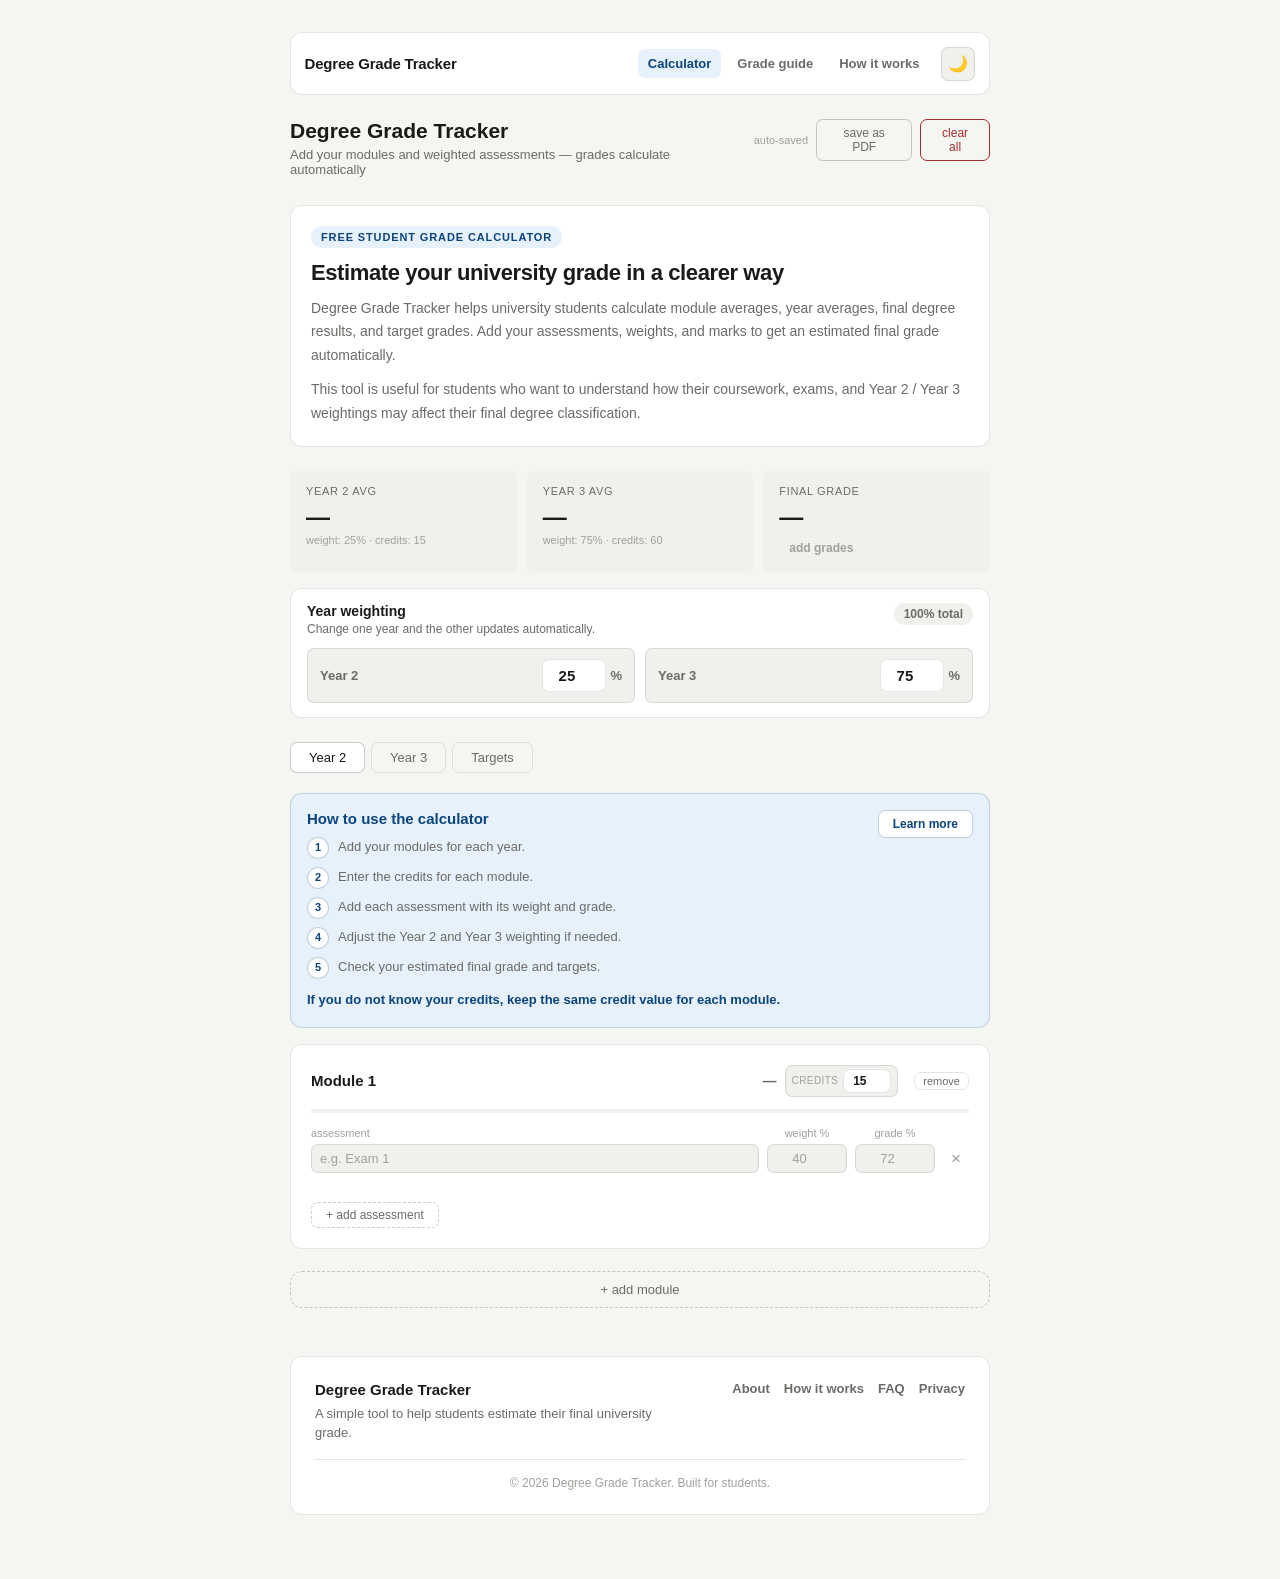
<file: index.html>
<!DOCTYPE html>
<html lang="en">
<head>
  <meta charset="UTF-8" />
  <meta name="viewport" content="width=device-width, initial-scale=1.0" />

  <title>UK University Grade Calculator | Degree Grade Tracker</title>

  <meta
    name="description"
    content="Free UK university grade calculator for students. Calculate module grades, credit-weighted year averages, final degree results, and target grades."
  />

  <meta
    name="keywords"
    content="UK university grade calculator, degree grade calculator, credit weighted average, final degree calculator, module grade calculator, 2:1 calculator, first class calculator"
  />

  <meta name="author" content="Degree Grade Tracker" />

  <link rel="icon" type="image/png" sizes="1000x1000" href="logo.png">
  <link rel="apple-touch-icon" sizes="180x180" href="logo.png">

  <link rel="stylesheet" href="style.css">
</head>

<body>
<div class="container">
<header class="site-header">
  <a class="site-logo" href="index.html">
    Degree Grade Tracker
  </a>

  <div class="site-header-actions">
    <button class="theme-toggle" id="theme-toggle" type="button" aria-label="Toggle dark mode">
      <span id="theme-icon">🌙</span>
    </button>

    <button class="nav-toggle" id="nav-toggle" type="button" aria-label="Open menu" aria-expanded="false">
      <span></span>
      <span></span>
      <span></span>
    </button>
  </div>

  <nav class="site-nav" id="site-nav" aria-label="Main navigation">
    <a href="index.html" class="nav-active">Calculator</a>
    <a href="pages/how-universities-calculate-grades.html">Grade guide</a>
    <a href="pages/how-it-works.html">How it works</a>
  </nav>
</header>
  <div class="top-bar">
    <div class="top-bar-left">
      <h1>Degree Grade Tracker</h1>
      <p class="subtitle">Add your modules and weighted assessments — grades calculate automatically</p>
    </div>

  <div class="save-bar">
    <span class="save-status" id="save-status">auto-saved</span>
    <button class="btn" id="export-pdf-btn">save as PDF</button>
    <button class="btn btn-danger" id="clear-data-btn">clear all</button>
  </div>
  
  </div>
<section class="intro-card">
  <span class="intro-label">Free student grade calculator</span>

  <h2>Estimate your university grade in a clearer way</h2>

  <p>
    Degree Grade Tracker helps university students calculate module averages,
    year averages, final degree results, and target grades. Add your assessments,
    weights, and marks to get an estimated final grade automatically.
  </p>

  <p>
    This tool is useful for students who want to understand how their coursework,
    exams, and Year 2 / Year 3 weightings may affect their final degree classification.
  </p>
</section>
  <div class="metrics">
    <div class="metric">
      <div class="metric-label">Year 2 avg</div>
      <div class="metric-value" id="y2avg">—</div>
      <div class="metric-sub" id="y2weightText">weight: 25%</div>
    </div>

    <div class="metric">
      <div class="metric-label">Year 3 avg</div>
      <div class="metric-value" id="y3avg">—</div>
      <div class="metric-sub" id="y3weightText">weight: 75%</div>
    </div>

    <div class="metric">
      <div class="metric-label">Final grade</div>
      <div class="metric-value" id="final">—</div>
      <div id="cls-badge" class="cls-badge cls-tbd">add grades</div>
    </div>
  </div>

  <div class="weight-card">
    <div class="weight-card-header">
      <div>
        <h2>Year weighting</h2>
        <p>Change one year and the other updates automatically.</p>
      </div>
      <span id="weight-total" class="weight-total">100% total</span>
    </div>

    <div class="weight-controls">
      <label class="weight-control" for="y2weight">
        <span>Year 2</span>
        <div class="weight-input-wrap">
          <input class="year-weight-input" id="y2weight" type="number" min="0" max="100" inputmode="decimal" data-weight-year="y2">
          <span>%</span>
        </div>
      </label>

      <label class="weight-control" for="y3weight">
        <span>Year 3</span>
        <div class="weight-input-wrap">
          <input class="year-weight-input" id="y3weight" type="number" min="0" max="100" inputmode="decimal" data-weight-year="y3">
          <span>%</span>
        </div>
      </label>
    </div>
  </div>

  <div class="tabs">
    <button class="tab active" data-tab="y2">Year 2</button>
    <button class="tab" data-tab="y3">Year 3</button>
    <button class="tab" data-tab="targets">Targets</button>
  </div>


<section class="module-help-card">
  <div class="module-help-content">
    <h2>How to use the calculator</h2>

    <ol class="module-help-steps">
      <li>Add your modules for each year.</li>
      <li>Enter the credits for each module.</li>
      <li>Add each assessment with its weight and grade.</li>
      <li>Adjust the Year 2 and Year 3 weighting if needed.</li>
      <li>Check your estimated final grade and targets.</li>
    </ol>

    <p class="module-help-note">
      If you do not know your credits, keep the same credit value for each module.
    </p>
  </div>

  <a class="btn video-help-btn" href="pages/how-it-works.html">
    Learn more
  </a>
</section>

  <div id="tab-y2" class="year-panel active"></div>
  <div id="tab-y3" class="year-panel"></div>

  <div id="tab-targets" class="year-panel">
    <div class="card">
      <div id="targets-content"></div>
    </div>
  </div>

  <footer class="site-footer">
  <div class="footer-content">
    <div class="footer-brand">
      <h2>Degree Grade Tracker</h2>
      <p>A simple tool to help students estimate their final university grade.</p>
    </div>

    <nav class="footer-links" aria-label="Footer navigation">
      <a href="pages/about.html">About</a>
      <a href="pages/how-it-works.html">How it works</a>
      <a href="pages/faq.html">FAQ</a>
      <a href="pages/privacy.html">Privacy</a>
    </nav>
  </div>

  <div class="footer-bottom">
    <p>© 2026 Degree Grade Tracker. Built for students.</p>
  </div>
</footer>

</div>

<div class="toast" id="toast"></div>
<script src="script.js" defer></script>
</body>

</html>
</file>
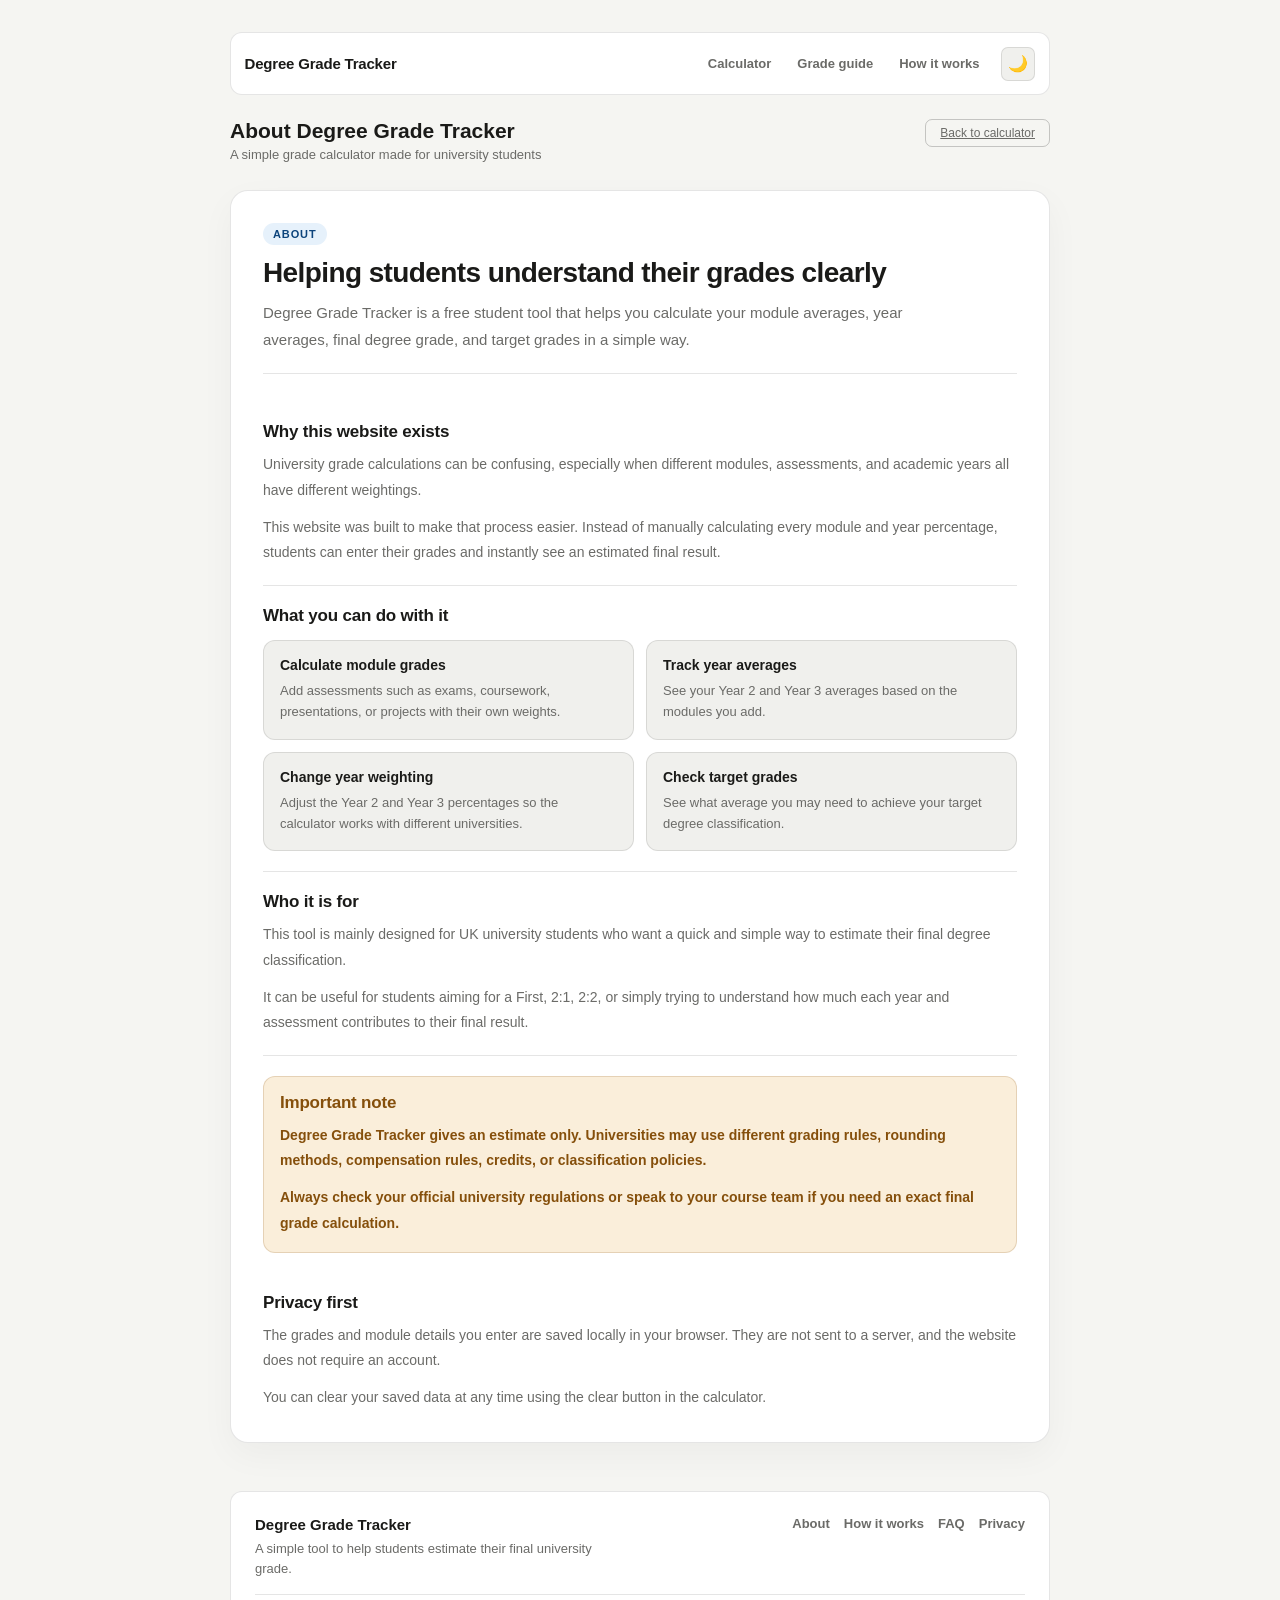
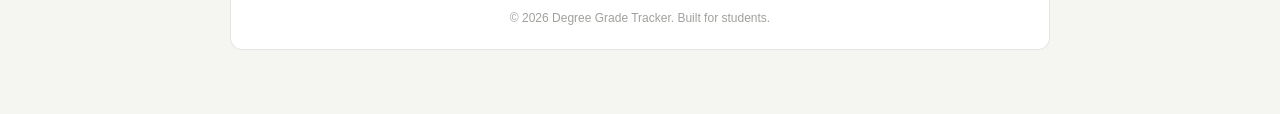
<file: pages/about.html>
<!DOCTYPE html>
<html lang="en">
<head>
  <meta charset="UTF-8" />
  <meta name="viewport" content="width=device-width, initial-scale=1.0" />

  <title>UK University Grade Calculator | Degree Grade Tracker</title>
  <meta name="description" content="Free UK university grade calculator for students. Calculate module grades, credit-weighted year averages, final degree results, and target grades.">

  <link rel="icon" type="image/png" sizes="1000x1000" href="../logo.png">
  <link rel="apple-touch-icon" sizes="180x180" href="../logo.png">
  <link rel="stylesheet" href="../style.css">
</head>

<body class="about-page">
  <div class="container">
<header class="site-header">
  <a class="site-logo" href="../index.html">
    Degree Grade Tracker
  </a>

  <div class="site-header-actions">
    <button class="theme-toggle" id="theme-toggle" type="button" aria-label="Toggle dark mode">
      <span id="theme-icon">🌙</span>
    </button>

    <button class="nav-toggle" id="nav-toggle" type="button" aria-label="Open menu" aria-expanded="false">
      <span></span>
      <span></span>
      <span></span>
    </button>
  </div>

  <nav class="site-nav" id="site-nav" aria-label="Main navigation">
    <a href="../index.html">Calculator</a>
    <a href="how-universities-calculate-grades.html">Grade guide</a>
    <a href="how-it-works.html">How it works</a>
  </nav>
</header>
    <div class="top-bar">
      <div class="top-bar-left">
        <h1>About Degree Grade Tracker</h1>
        <p class="subtitle">A simple grade calculator made for university students</p>
      </div>

      <div class="save-bar">
        <a class="btn" href="../index.html">Back to calculator</a>
      </div>
    </div>

    <main class="about-card">
      <section class="about-hero">
        <span class="about-label">About</span>
        <h2 class="about-heading">Helping students understand their grades clearly</h2>
        <p class="about-intro">
          Degree Grade Tracker is a free student tool that helps you calculate your module averages,
          year averages, final degree grade, and target grades in a simple way.
        </p>
      </section>

      <section class="about-section">
        <h3>Why this website exists</h3>
        <p>
          University grade calculations can be confusing, especially when different modules,
          assessments, and academic years all have different weightings.
        </p>

        <p>
          This website was built to make that process easier. Instead of manually calculating
          every module and year percentage, students can enter their grades and instantly see
          an estimated final result.
        </p>
      </section>

      <section class="about-section">
        <h3>What you can do with it</h3>

        <div class="about-grid">
          <div class="about-feature">
            <h4>Calculate module grades</h4>
            <p>Add assessments such as exams, coursework, presentations, or projects with their own weights.</p>
          </div>

          <div class="about-feature">
            <h4>Track year averages</h4>
            <p>See your Year 2 and Year 3 averages based on the modules you add.</p>
          </div>

          <div class="about-feature">
            <h4>Change year weighting</h4>
            <p>Adjust the Year 2 and Year 3 percentages so the calculator works with different universities.</p>
          </div>

          <div class="about-feature">
            <h4>Check target grades</h4>
            <p>See what average you may need to achieve your target degree classification.</p>
          </div>
        </div>
      </section>

      <section class="about-section">
        <h3>Who it is for</h3>
        <p>
          This tool is mainly designed for UK university students who want a quick and simple way
          to estimate their final degree classification.
        </p>

        <p>
          It can be useful for students aiming for a First, 2:1, 2:2, or simply trying to understand
          how much each year and assessment contributes to their final result.
        </p>
      </section>

      <section class="about-section about-highlight">
        <h3>Important note</h3>
        <p>
          Degree Grade Tracker gives an estimate only. Universities may use different grading rules,
          rounding methods, compensation rules, credits, or classification policies.
        </p>

        <p>
          Always check your official university regulations or speak to your course team if you need
          an exact final grade calculation.
        </p>
      </section>

      <section class="about-section">
        <h3>Privacy first</h3>
        <p>
          The grades and module details you enter are saved locally in your browser. They are not sent
          to a server, and the website does not require an account.
        </p>

        <p>
          You can clear your saved data at any time using the clear button in the calculator.
        </p>
      </section>
    </main>

    <footer class="site-footer">
      <div class="footer-content">
        <div class="footer-brand">
          <h2>Degree Grade Tracker</h2>
          <p>A simple tool to help students estimate their final university grade.</p>
        </div>

    <nav class="footer-links" aria-label="Footer navigation">
      <a href="about.html">About</a>
      <a href="how-it-works.html">How it works</a>
      <a href="faq.html">FAQ</a>
      <a href="privacy.html">Privacy</a>
    </nav>
      </div>

      <div class="footer-bottom">
        <p>© 2026 Degree Grade Tracker. Built for students.</p>
      </div>
    </footer>
  </div>
  <script src="../script.js" defer></script>
</body>
</html>
</file>
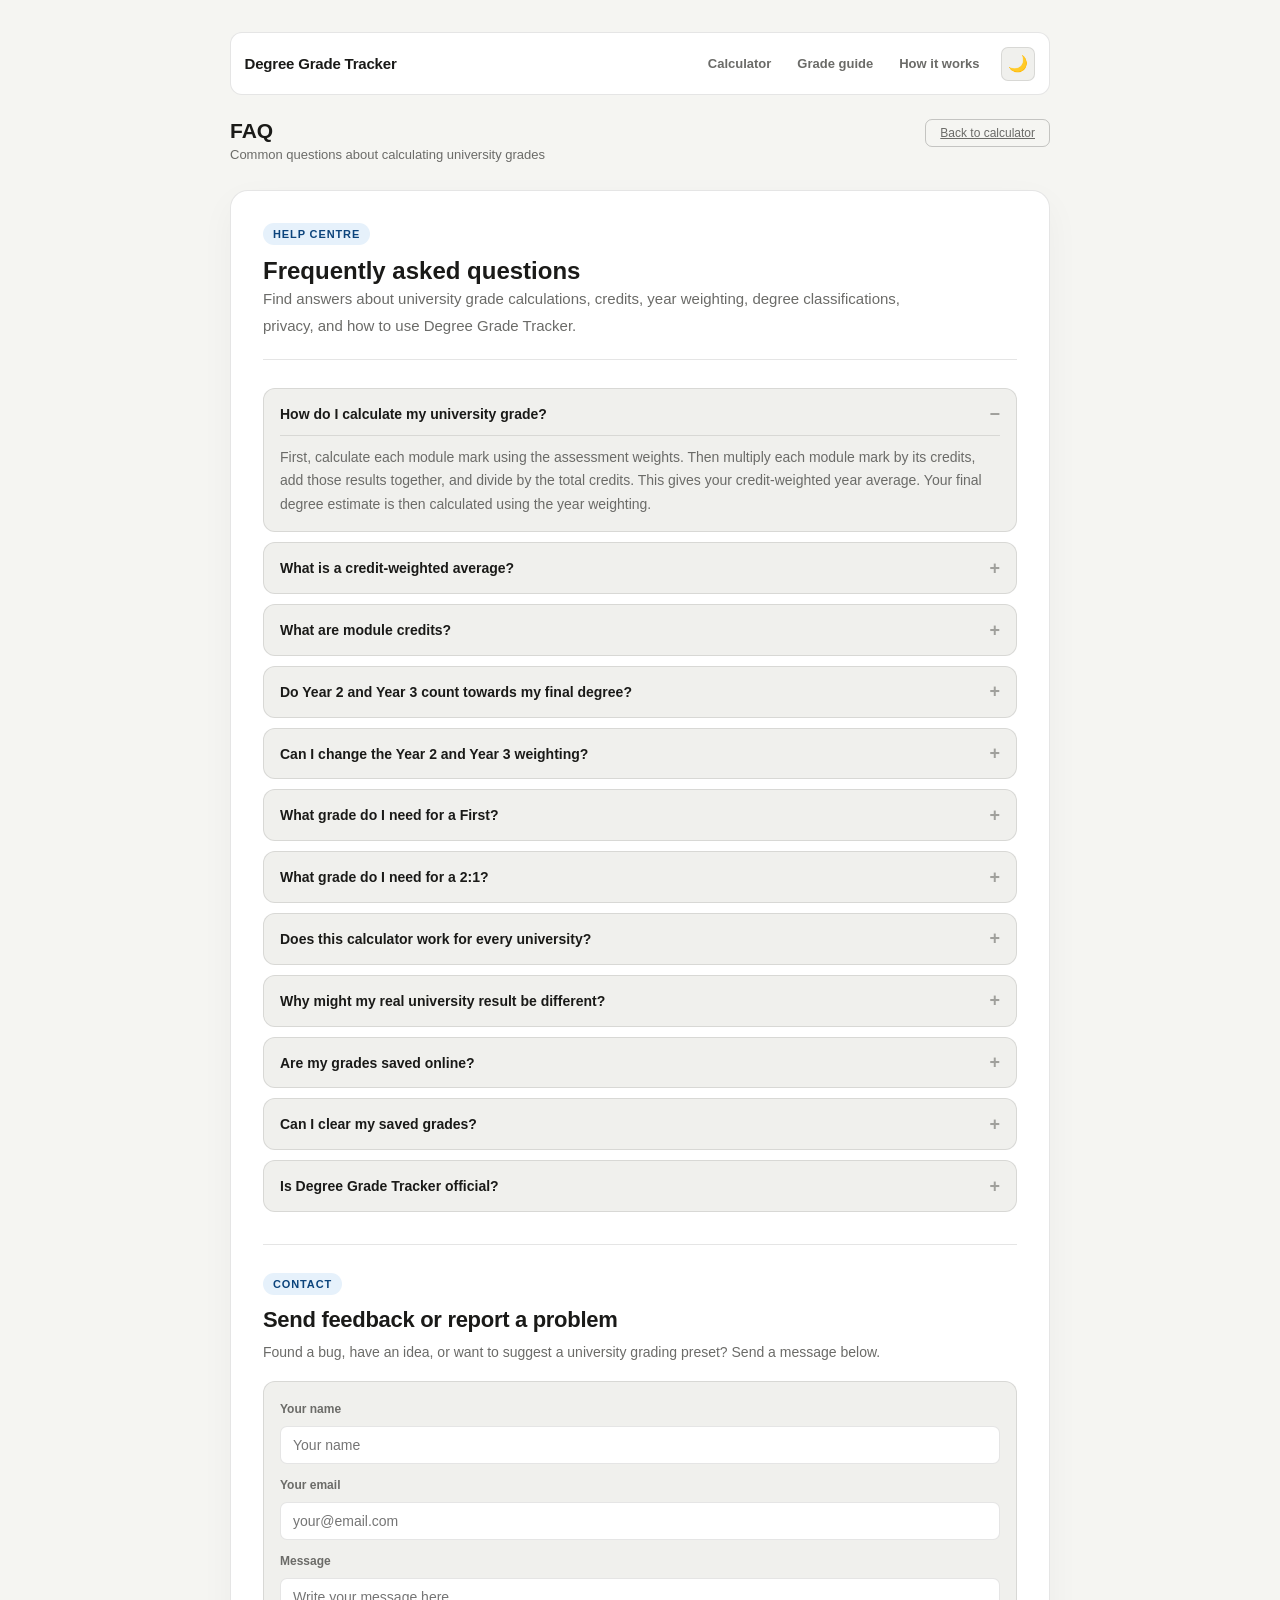
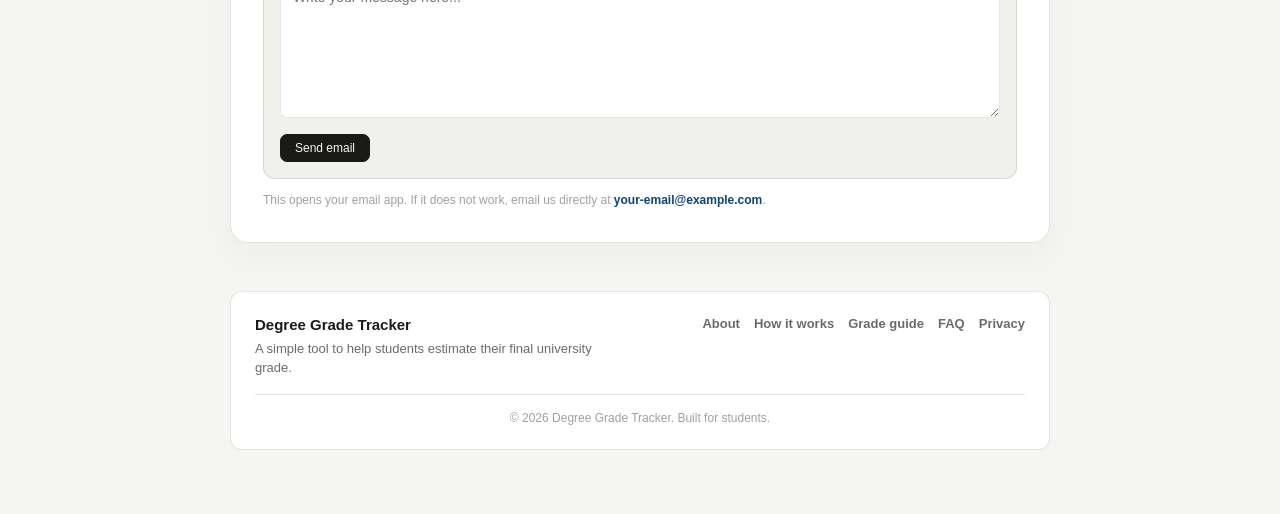
<file: pages/faq.html>
<!DOCTYPE html>
<html lang="en">
<head>
  <meta charset="UTF-8" />
  <meta name="viewport" content="width=device-width, initial-scale=1.0" />

  <title>FAQ | UK University Grade Calculator</title>

  <meta
    name="description"
    content="Frequently asked questions about calculating UK university grades, credit-weighted averages, Year 2 and Year 3 weighting, First Class degrees, 2:1 grades, and data privacy."
  />

  <link rel="icon" type="image/png" sizes="1000x1000" href="../logo.png">
  <link rel="apple-touch-icon" sizes="180x180" href="../logo.png">
  <link rel="stylesheet" href="../style.css">
</head>

<body class="faq-page">
  <div class="container">

<header class="site-header">
  <a class="site-logo" href="../index.html">
    Degree Grade Tracker
  </a>

  <div class="site-header-actions">
    <button class="theme-toggle" id="theme-toggle" type="button" aria-label="Toggle dark mode">
      <span id="theme-icon">🌙</span>
    </button>

    <button class="nav-toggle" id="nav-toggle" type="button" aria-label="Open menu" aria-expanded="false">
      <span></span>
      <span></span>
      <span></span>
    </button>
  </div>

  <nav class="site-nav" id="site-nav" aria-label="Main navigation">
    <a href="../index.html">Calculator</a>
    <a href="how-universities-calculate-grades.html">Grade guide</a>
    <a href="how-it-works.html">How it works</a>
  </nav>
</header>

    <div class="top-bar">
      <div class="top-bar-left">
        <h1>FAQ</h1>
        <p class="subtitle">Common questions about calculating university grades</p>
      </div>

      <div class="save-bar">
        <a class="btn" href="../index.html">Back to calculator</a>
      </div>
    </div>

    <main class="faq-card">
      <section class="faq-hero">
        <span class="faq-label">Help centre</span>
        <h2>Frequently asked questions</h2>
        <p class="faq-intro">
          Find answers about university grade calculations, credits, year weighting,
          degree classifications, privacy, and how to use Degree Grade Tracker.
        </p>
      </section>

      <section class="faq-section">
        <details class="faq-item" open>
          <summary>How do I calculate my university grade?</summary>
          <p>
            First, calculate each module mark using the assessment weights. Then multiply each
            module mark by its credits, add those results together, and divide by the total credits.
            This gives your credit-weighted year average. Your final degree estimate is then calculated
            using the year weighting.
          </p>
        </details>

        <details class="faq-item">
          <summary>What is a credit-weighted average?</summary>
          <p>
            A credit-weighted average means larger modules count more towards your overall average.
            For example, a 30-credit module counts twice as much as a 15-credit module.
          </p>
        </details>

        <details class="faq-item">
          <summary>What are module credits?</summary>
          <p>
            Credits show the size or value of a module. A module with more credits has more impact
            on your year average. If you do not know your credits, you can keep the same credit value
            for every module so they are treated equally.
          </p>
        </details>

        <details class="faq-item">
          <summary>Do Year 2 and Year 3 count towards my final degree?</summary>
          <p>
            Many UK universities use Year 2 and Year 3 to calculate the final degree classification,
            but the exact weighting depends on the university and course. Some universities may use
            25% for Year 2 and 75% for Year 3, while others may use 20% and 80%, or another method.
          </p>
        </details>

        <details class="faq-item">
          <summary>Can I change the Year 2 and Year 3 weighting?</summary>
          <p>
            Yes. Degree Grade Tracker lets you manually change the Year 2 and Year 3 weighting.
            When you change one year, the other updates automatically so the total stays at 100%.
          </p>
        </details>

        <details class="faq-item">
          <summary>What grade do I need for a First?</summary>
          <p>
            A First Class degree is usually awarded for a final average of 70% or above. However,
            universities may also use extra rules for rounding, credits, borderline marks, or
            final-year performance.
          </p>
        </details>

        <details class="faq-item">
          <summary>What grade do I need for a 2:1?</summary>
          <p>
            A 2:1, also called an Upper Second Class degree, is usually awarded for a final average
            of 60% to 69%. Some universities may have borderline rules if you are close to the next
            classification.
          </p>
        </details>

        <details class="faq-item">
          <summary>Does this calculator work for every university?</summary>
          <p>
            It can be used as a general estimate because you can change module credits and year
            weightings manually. However, every university can have different regulations, so you
            should always check your official course handbook or academic regulations.
          </p>
        </details>

        <details class="faq-item">
          <summary>Why might my real university result be different?</summary>
          <p>
            Your official result may be different because universities can use extra rules such as
            dropped credits, best-credit calculations, rounding rules, compensation, resit caps,
            and borderline classification rules.
          </p>
        </details>

        <details class="faq-item">
          <summary>Are my grades saved online?</summary>
          <p>
            No. Your grades are saved only in your own browser using local storage. Your module names,
            credits, assessment weights, and marks are not sent to a server.
          </p>
        </details>

        <details class="faq-item">
          <summary>Can I clear my saved grades?</summary>
          <p>
            Yes. Use the “clear all” button on the calculator page. This removes the saved data from
            your browser.
          </p>
        </details>

        <details class="faq-item">
          <summary>Is Degree Grade Tracker official?</summary>
          <p>
            No. Degree Grade Tracker is an independent student tool. It is designed to help you estimate
            your grade, but your official result will always come from your university.
          </p>
        </details>
      </section>

      <section class="contact-section">
        <span class="faq-label">Contact</span>

        <h2 class="contact-heading">Send feedback or report a problem</h2>

        <p class="contact-text">
          Found a bug, have an idea, or want to suggest a university grading preset?
          Send a message below.
        </p>

        <form class="contact-form" action="mailto:your-email@example.com" method="post" enctype="text/plain">
          <label for="contact-name">Your name</label>
          <input id="contact-name" name="Name" type="text" placeholder="Your name">

          <label for="contact-email">Your email</label>
          <input id="contact-email" name="Email" type="email" placeholder="your@email.com">

          <label for="contact-message">Message</label>
          <textarea id="contact-message" name="Message" rows="6" placeholder="Write your message here..."></textarea>

          <button class="btn contact-submit" type="submit">Send email</button>
        </form>

        <p class="contact-note">
          This opens your email app. If it does not work, email us directly at
          <a href="mailto:your-email@example.com">your-email@example.com</a>.
        </p>
      </section>
    </main>

    <footer class="site-footer">
      <div class="footer-content">
        <div class="footer-brand">
          <h2>Degree Grade Tracker</h2>
          <p>A simple tool to help students estimate their final university grade.</p>
        </div>

        <nav class="footer-links" aria-label="Footer navigation">
          <a href="about.html">About</a>
          <a href="how-it-works.html">How it works</a>
          <a href="how-universities-calculate-grades.html">Grade guide</a>
          <a href="faq.html" class="footer-link-active">FAQ</a>
          <a href="privacy.html">Privacy</a>
        </nav>
      </div>

      <div class="footer-bottom">
        <p>© 2026 Degree Grade Tracker. Built for students.</p>
      </div>
    </footer>
  </div>

  <script src="../seo.js" defer></script>
  <script src="../script.js" defer></script>
</body>
</html>
</file>
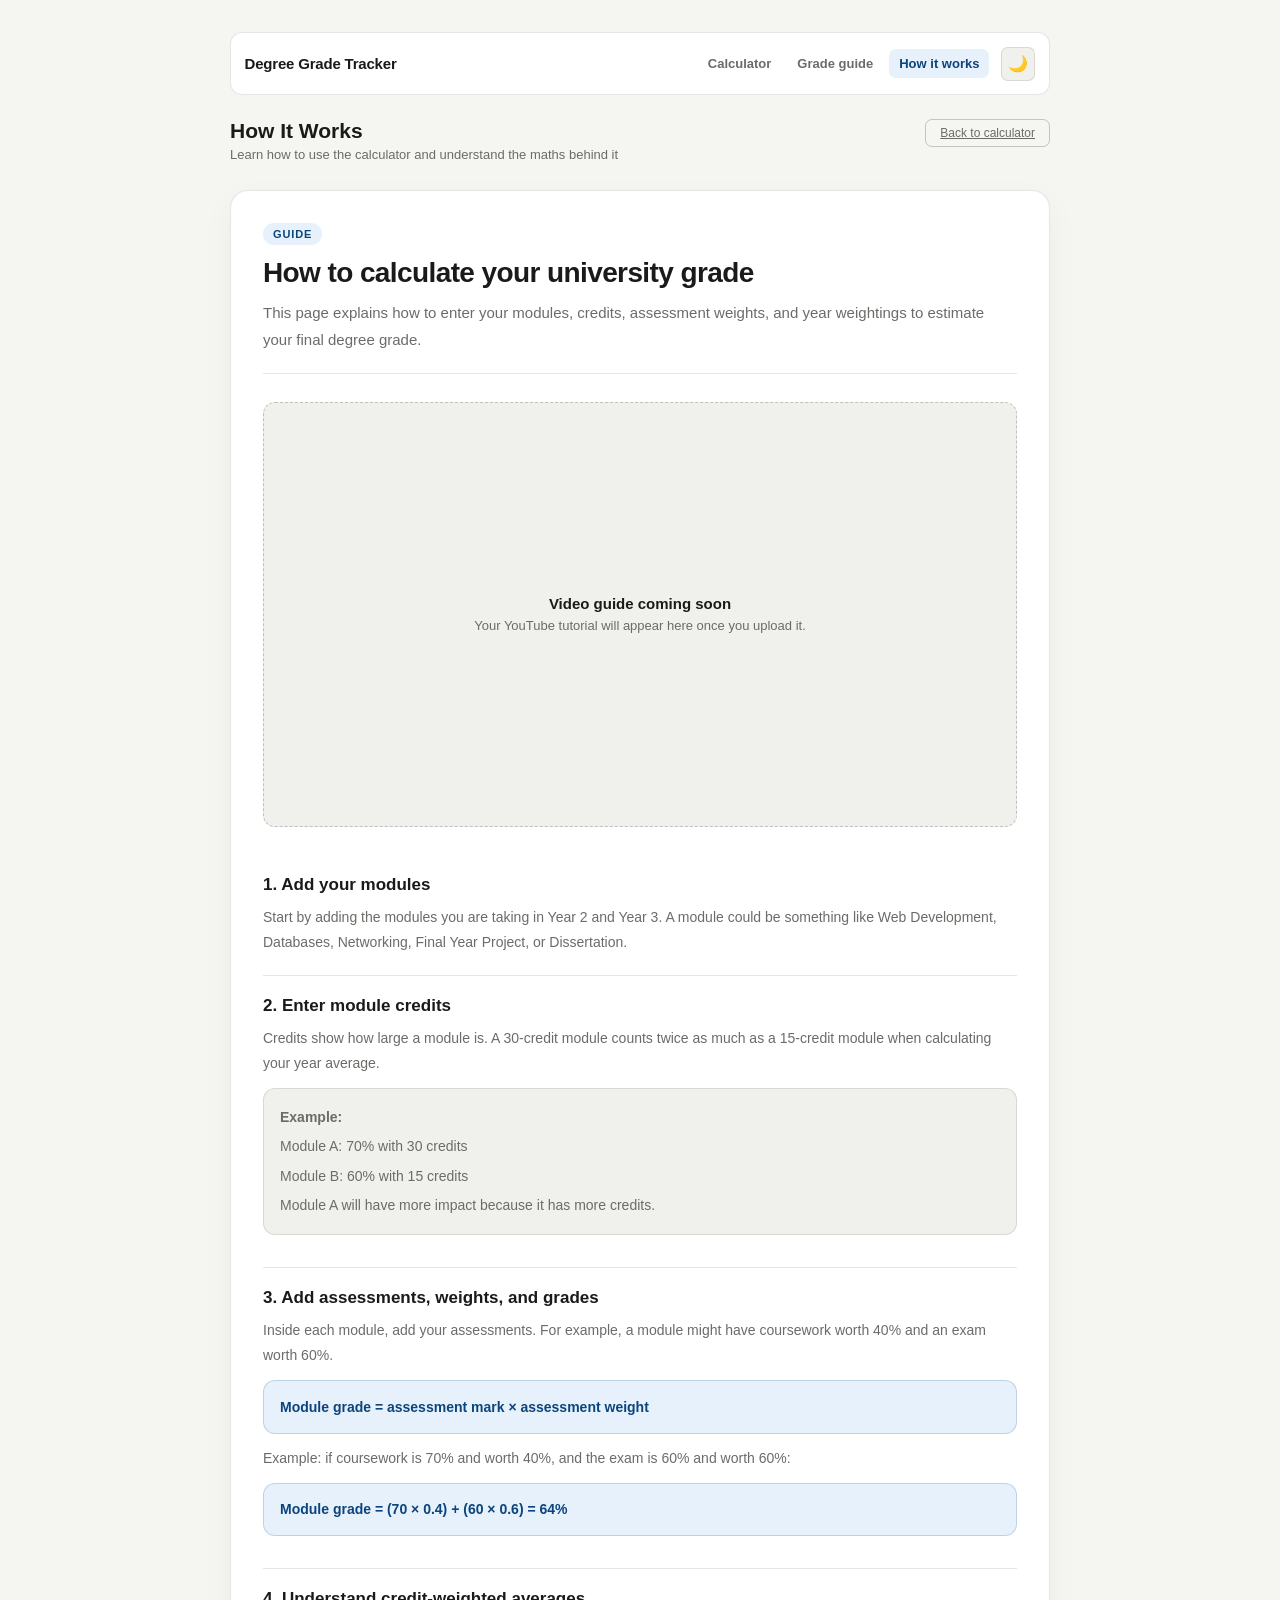
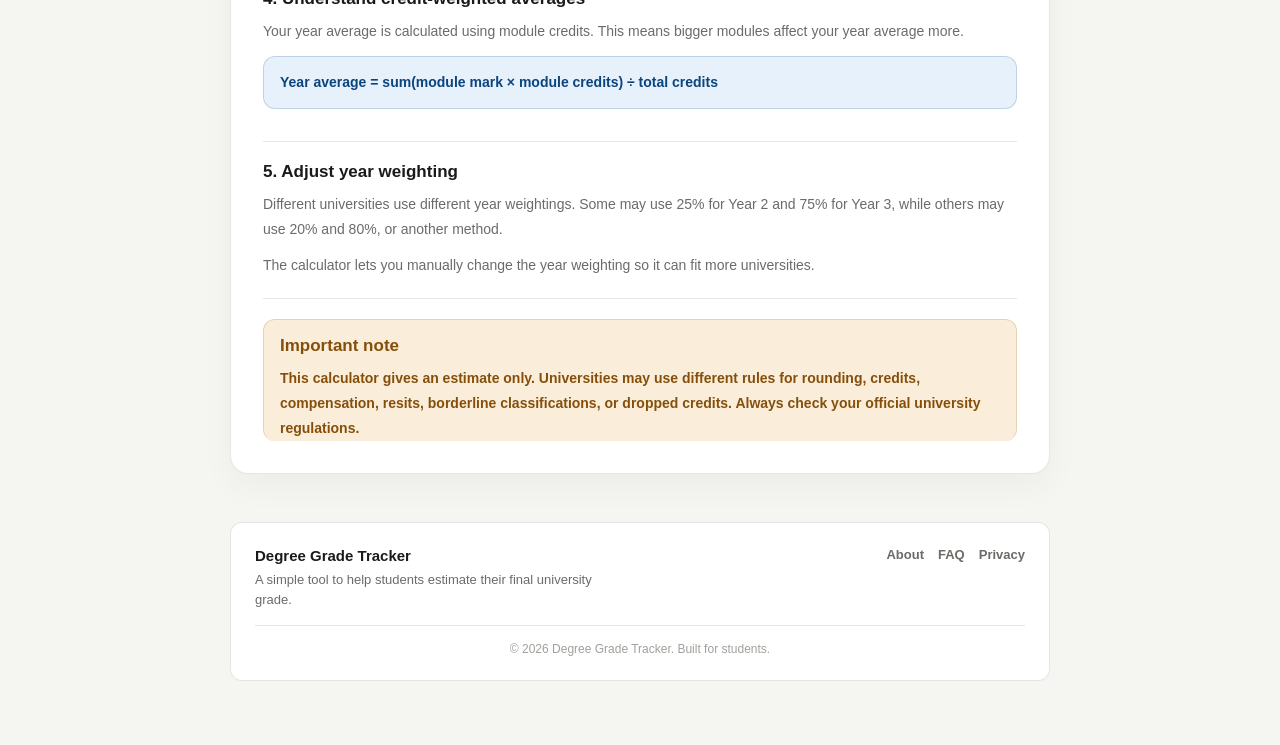
<file: pages/how-it-works.html>
<!DOCTYPE html>
<html lang="en">
<head>
  <meta charset="UTF-8" />
  <meta name="viewport" content="width=device-width, initial-scale=1.0" />

  <title>How University Grade Calculations Work | Degree Grade Tracker</title>
  <meta name="description" content="Learn how UK university grades are calculated using assessment weights, module credits, year averages, and final degree classification boundaries.">

  <link rel="icon" type="image/png" sizes="1000x1000" href="../logo.png">
  <link rel="apple-touch-icon" sizes="180x180" href="../logo.png">
  <link rel="stylesheet" href="../style.css">
</head>

<body class="how-page">
  <div class="container">
<header class="site-header">
  <a class="site-logo" href="../index.html">
    Degree Grade Tracker
  </a>

  <div class="site-header-actions">
    <button class="theme-toggle" id="theme-toggle" type="button" aria-label="Toggle dark mode">
      <span id="theme-icon">🌙</span>
    </button>

    <button class="nav-toggle" id="nav-toggle" type="button" aria-label="Open menu" aria-expanded="false">
      <span></span>
      <span></span>
      <span></span>
    </button>
  </div>

  <nav class="site-nav" id="site-nav" aria-label="Main navigation">
    <a href="../index.html">Calculator</a>
    <a href="how-universities-calculate-grades.html">Grade guide</a>
    <a href="how-it-works.html" class="nav-active">How it works</a>
  </nav>
</header>
    <div class="top-bar">
      <div class="top-bar-left">
        <h1>How It Works</h1>
        <p class="subtitle">Learn how to use the calculator and understand the maths behind it</p>
      </div>

      <div class="save-bar">
        <a class="btn" href="../index.html">Back to calculator</a>
      </div>
    </div>

    <main class="how-card">
      <section class="how-hero">
        <span class="how-label">Guide</span>
        <h2>How to calculate your university grade</h2>
        <p>
          This page explains how to enter your modules, credits, assessment weights,
          and year weightings to estimate your final degree grade.
        </p>
      </section>

      <section class="how-video-section">
        <div class="video-placeholder">
          <div>
            <span>Video guide coming soon</span>
            <p>Your YouTube tutorial will appear here once you upload it.</p>
          </div>
        </div>

        <!-- Later, replace the placeholder above with this iframe:

        <div class="video-frame-wrap static-video">
          <iframe
            src="https://www.youtube.com/embed/YOUR_VIDEO_ID"
            title="How to use Degree Grade Tracker"
            allow="accelerometer; autoplay; clipboard-write; encrypted-media; gyroscope; picture-in-picture; web-share"
            allowfullscreen>
          </iframe>
        </div>

        -->
      </section>

      <section class="how-section">
        <h3>1. Add your modules</h3>
        <p>
          Start by adding the modules you are taking in Year 2 and Year 3.
          A module could be something like Web Development, Databases, Networking,
          Final Year Project, or Dissertation.
        </p>
      </section>

      <section class="how-section">
        <h3>2. Enter module credits</h3>
        <p>
          Credits show how large a module is. A 30-credit module counts twice as much
          as a 15-credit module when calculating your year average.
        </p>

        <div class="how-example">
          <p><strong>Example:</strong></p>
          <p>Module A: 70% with 30 credits</p>
          <p>Module B: 60% with 15 credits</p>
          <p>Module A will have more impact because it has more credits.</p>
        </div>
      </section>

      <section class="how-section">
        <h3>3. Add assessments, weights, and grades</h3>
        <p>
          Inside each module, add your assessments. For example, a module might have
          coursework worth 40% and an exam worth 60%.
        </p>

        <div class="how-formula">
          Module grade = assessment mark × assessment weight
        </div>

        <p>
          Example: if coursework is 70% and worth 40%, and the exam is 60% and worth 60%:
        </p>

        <div class="how-formula">
          Module grade = (70 × 0.4) + (60 × 0.6) = 64%
        </div>
      </section>

      <section class="how-section">
        <h3>4. Understand credit-weighted averages</h3>
        <p>
          Your year average is calculated using module credits. This means bigger modules
          affect your year average more.
        </p>

        <div class="how-formula">
          Year average = sum(module mark × module credits) ÷ total credits
        </div>
      </section>

      <section class="how-section">
        <h3>5. Adjust year weighting</h3>
        <p>
          Different universities use different year weightings. Some may use 25% for Year 2
          and 75% for Year 3, while others may use 20% and 80%, or another method.
        </p>

        <p>
          The calculator lets you manually change the year weighting so it can fit more
          universities.
        </p>
      </section>

      <section class="how-section how-warning">
        <h3>Important note</h3>
        <p>
          This calculator gives an estimate only. Universities may use different rules for
          rounding, credits, compensation, resits, borderline classifications, or dropped
          credits. Always check your official university regulations.
        </p>
      </section>
    </main>

    <footer class="site-footer">
      <div class="footer-content">
        <div class="footer-brand">
          <h2>Degree Grade Tracker</h2>
          <p>A simple tool to help students estimate their final university grade.</p>
        </div>

        <nav class="footer-links" aria-label="Footer navigation">
          <a href="about.html">About</a>
          <a href="faq.html">FAQ</a>
          <a href="privacy.html">Privacy</a>
        </nav>
      </div>

      <div class="footer-bottom">
        <p>© 2026 Degree Grade Tracker. Built for students.</p>
      </div>
    </footer>
  </div>
   <script src="../script.js" defer></script>
   
</body>
</html>
</file>
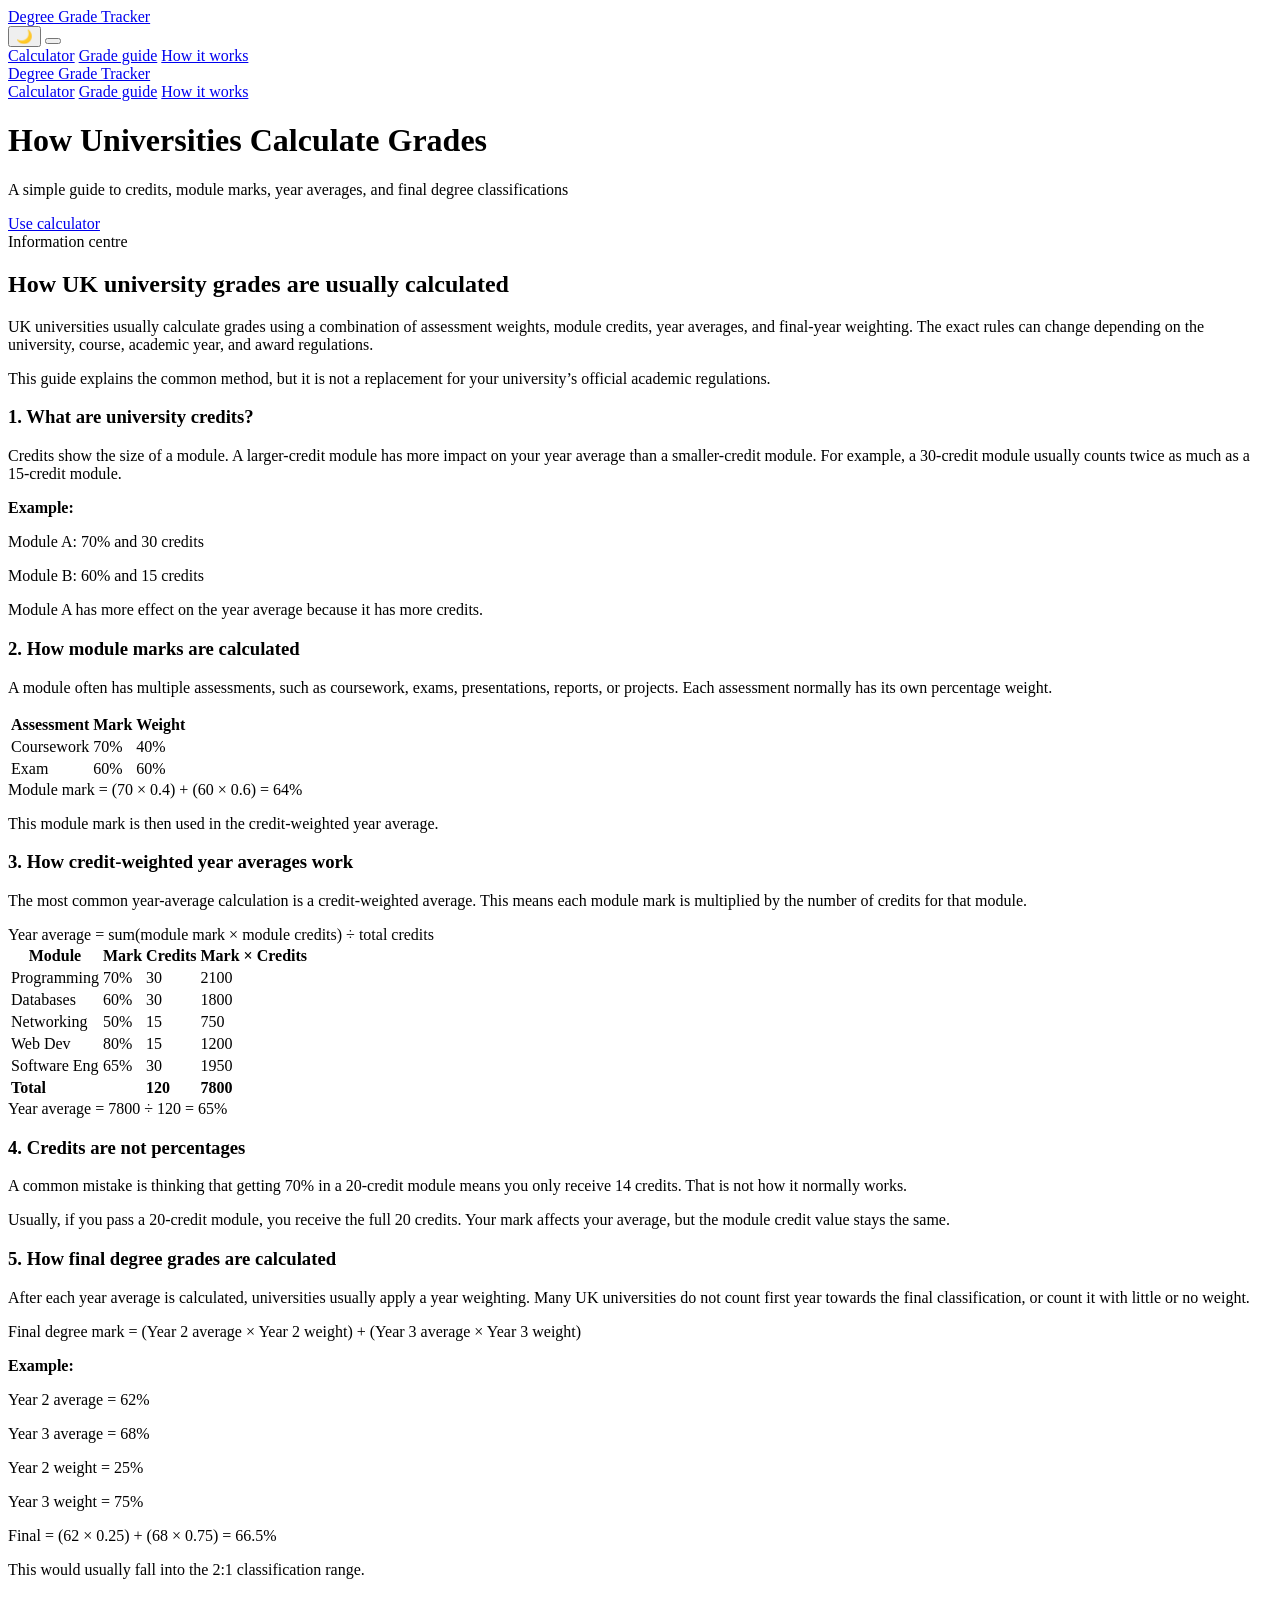
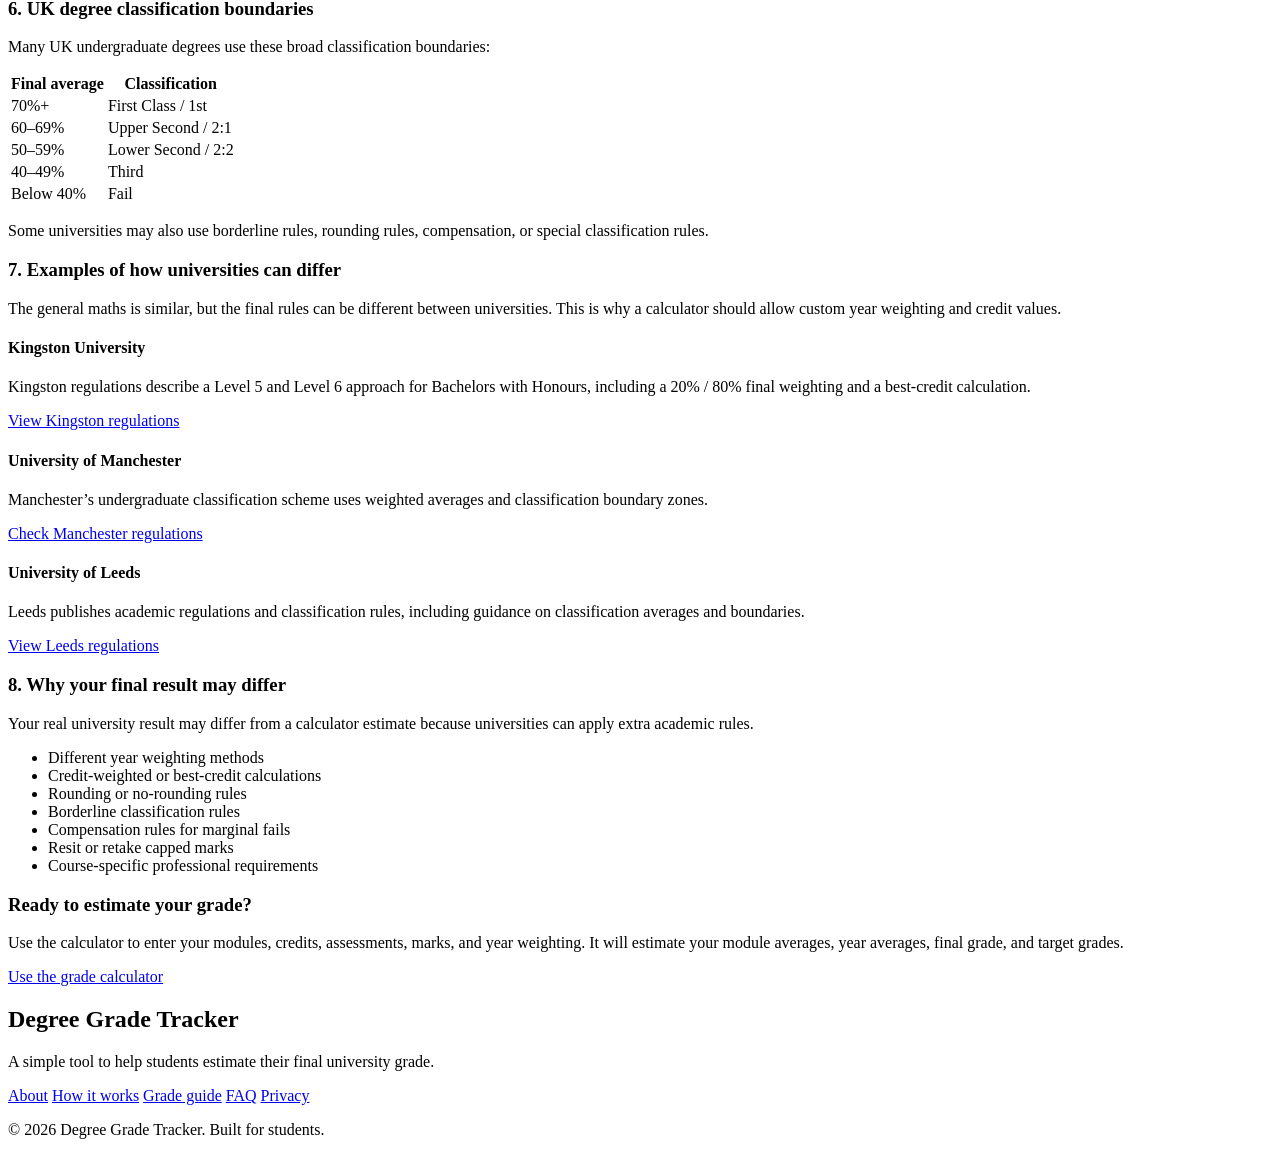
<file: pages/how-universities-calculate-grades.html>
<!DOCTYPE html>
<html lang="en">
<header class="site-header">
  <a class="site-logo" href="../index.html">
    Degree Grade Tracker
  </a>

  <div class="site-header-actions">
    <button class="theme-toggle" id="theme-toggle" type="button" aria-label="Toggle dark mode">
      <span id="theme-icon">🌙</span>
    </button>

    <button class="nav-toggle" id="nav-toggle" type="button" aria-label="Open menu" aria-expanded="false">
      <span></span>
      <span></span>
      <span></span>
    </button>
  </div>

  <nav class="site-nav" id="site-nav" aria-label="Main navigation">
    <a href="../index.html">Calculator</a>
    <a href="how-universities-calculate-grades.html" class="nav-active">Grade guide</a>
    <a href="how-it-works.html">How it works</a>
  </nav>
</header>

<body class="info-page">
  <div class="container">
    <header class="site-header">
  <a class="site-logo" href="../index.html">
    Degree Grade Tracker
  </a>

  <nav class="site-nav" aria-label="Main navigation">
    <a href="../index.html">Calculator</a>
    <a href="how-universities-calculate-grades.html" class="nav-active">Grade guide</a>
    <a href="how-it-works.html">How it works</a>
  </nav>
</header>
    <div class="top-bar">
      <div class="top-bar-left">
        <h1>How Universities Calculate Grades</h1>
        <p class="subtitle">A simple guide to credits, module marks, year averages, and final degree classifications</p>
      </div>

      <div class="save-bar">
        <a class="btn" href="../index.html">Use calculator</a>
      </div>
    </div>

    <main class="info-card">
      <section class="info-hero">
        <span class="info-label">Information centre</span>

        <h2>How UK university grades are usually calculated</h2>

        <p>
          UK universities usually calculate grades using a combination of assessment weights,
          module credits, year averages, and final-year weighting. The exact rules can change
          depending on the university, course, academic year, and award regulations.
        </p>

        <p class="info-warning-text">
          This guide explains the common method, but it is not a replacement for your university’s
          official academic regulations.
        </p>
      </section>

      <section class="info-section">
        <h3>1. What are university credits?</h3>

        <p>
          Credits show the size of a module. A larger-credit module has more impact on your year
          average than a smaller-credit module. For example, a 30-credit module usually counts
          twice as much as a 15-credit module.
        </p>

        <div class="info-example">
          <p><strong>Example:</strong></p>
          <p>Module A: 70% and 30 credits</p>
          <p>Module B: 60% and 15 credits</p>
          <p>Module A has more effect on the year average because it has more credits.</p>
        </div>
      </section>

      <section class="info-section">
        <h3>2. How module marks are calculated</h3>

        <p>
          A module often has multiple assessments, such as coursework, exams, presentations,
          reports, or projects. Each assessment normally has its own percentage weight.
        </p>

        <div class="info-table-wrap">
          <table class="info-table">
            <thead>
              <tr>
                <th>Assessment</th>
                <th>Mark</th>
                <th>Weight</th>
              </tr>
            </thead>

            <tbody>
              <tr>
                <td>Coursework</td>
                <td>70%</td>
                <td>40%</td>
              </tr>

              <tr>
                <td>Exam</td>
                <td>60%</td>
                <td>60%</td>
              </tr>
            </tbody>
          </table>
        </div>

        <div class="info-formula">
          Module mark = (70 × 0.4) + (60 × 0.6) = 64%
        </div>

        <p>
          This module mark is then used in the credit-weighted year average.
        </p>
      </section>

      <section class="info-section">
        <h3>3. How credit-weighted year averages work</h3>

        <p>
          The most common year-average calculation is a credit-weighted average. This means
          each module mark is multiplied by the number of credits for that module.
        </p>

        <div class="info-formula">
          Year average = sum(module mark × module credits) ÷ total credits
        </div>

        <div class="info-table-wrap">
          <table class="info-table">
            <thead>
              <tr>
                <th>Module</th>
                <th>Mark</th>
                <th>Credits</th>
                <th>Mark × Credits</th>
              </tr>
            </thead>

            <tbody>
              <tr>
                <td>Programming</td>
                <td>70%</td>
                <td>30</td>
                <td>2100</td>
              </tr>

              <tr>
                <td>Databases</td>
                <td>60%</td>
                <td>30</td>
                <td>1800</td>
              </tr>

              <tr>
                <td>Networking</td>
                <td>50%</td>
                <td>15</td>
                <td>750</td>
              </tr>

              <tr>
                <td>Web Dev</td>
                <td>80%</td>
                <td>15</td>
                <td>1200</td>
              </tr>

              <tr>
                <td>Software Eng</td>
                <td>65%</td>
                <td>30</td>
                <td>1950</td>
              </tr>

              <tr>
                <td><strong>Total</strong></td>
                <td></td>
                <td><strong>120</strong></td>
                <td><strong>7800</strong></td>
              </tr>
            </tbody>
          </table>
        </div>

        <div class="info-formula">
          Year average = 7800 ÷ 120 = 65%
        </div>
      </section>

      <section class="info-section">
        <h3>4. Credits are not percentages</h3>

        <p>
          A common mistake is thinking that getting 70% in a 20-credit module means you only
          receive 14 credits. That is not how it normally works.
        </p>

        <div class="info-warning-box">
          <p>
            Usually, if you pass a 20-credit module, you receive the full 20 credits.
            Your mark affects your average, but the module credit value stays the same.
          </p>
        </div>
      </section>

      <section class="info-section">
        <h3>5. How final degree grades are calculated</h3>

        <p>
          After each year average is calculated, universities usually apply a year weighting.
          Many UK universities do not count first year towards the final classification, or
          count it with little or no weight.
        </p>

        <div class="info-formula">
          Final degree mark = (Year 2 average × Year 2 weight) + (Year 3 average × Year 3 weight)
        </div>

        <div class="info-example">
          <p><strong>Example:</strong></p>
          <p>Year 2 average = 62%</p>
          <p>Year 3 average = 68%</p>
          <p>Year 2 weight = 25%</p>
          <p>Year 3 weight = 75%</p>
        </div>

        <div class="info-formula">
          Final = (62 × 0.25) + (68 × 0.75) = 66.5%
        </div>

        <p>
          This would usually fall into the 2:1 classification range.
        </p>
      </section>

      <section class="info-section">
        <h3>6. UK degree classification boundaries</h3>

        <p>
          Many UK undergraduate degrees use these broad classification boundaries:
        </p>

        <div class="info-table-wrap">
          <table class="info-table">
            <thead>
              <tr>
                <th>Final average</th>
                <th>Classification</th>
              </tr>
            </thead>

            <tbody>
              <tr>
                <td>70%+</td>
                <td>First Class / 1st</td>
              </tr>

              <tr>
                <td>60–69%</td>
                <td>Upper Second / 2:1</td>
              </tr>

              <tr>
                <td>50–59%</td>
                <td>Lower Second / 2:2</td>
              </tr>

              <tr>
                <td>40–49%</td>
                <td>Third</td>
              </tr>

              <tr>
                <td>Below 40%</td>
                <td>Fail</td>
              </tr>
            </tbody>
          </table>
        </div>

        <p>
          Some universities may also use borderline rules, rounding rules, compensation, or
          special classification rules.
        </p>
      </section>

      <section class="info-section">
        <h3>7. Examples of how universities can differ</h3>

        <p>
          The general maths is similar, but the final rules can be different between universities.
          This is why a calculator should allow custom year weighting and credit values.
        </p>

        <div class="uni-rules-grid">
          <article class="uni-rule-card">
            <h4>Kingston University</h4>
            <p>
              Kingston regulations describe a Level 5 and Level 6 approach for Bachelors with
              Honours, including a 20% / 80% final weighting and a best-credit calculation.
            </p>

            <a
              href="https://assets.kingston.ac.uk/m/3d84fd36efc98fdd/original/Policies-2025-26_AR02-Undergraduate-Regulations-2025-2026-A1.pdf"
              target="_blank"
              rel="noopener noreferrer"
            >
              View Kingston regulations
            </a>
          </article>

          <article class="uni-rule-card">
            <h4>University of Manchester</h4>
            <p>
              Manchester’s undergraduate classification scheme uses weighted averages and
              classification boundary zones.
            </p>

            <a
              href="https://www.manchester.ac.uk/"
              target="_blank"
              rel="noopener noreferrer"
            >
              Check Manchester regulations
            </a>
          </article>

          <article class="uni-rule-card">
            <h4>University of Leeds</h4>
            <p>
              Leeds publishes academic regulations and classification rules, including guidance
              on classification averages and boundaries.
            </p>

            <a
              href="https://secretariat.leeds.ac.uk/home/academic-regulations-and-taught-student-policies-and-procedures/academic-regulations/"
              target="_blank"
              rel="noopener noreferrer"
            >
              View Leeds regulations
            </a>
          </article>
        </div>
      </section>

      <section class="info-section">
        <h3>8. Why your final result may differ</h3>

        <p>
          Your real university result may differ from a calculator estimate because universities
          can apply extra academic rules.
        </p>

        <ul class="info-list">
          <li>Different year weighting methods</li>
          <li>Credit-weighted or best-credit calculations</li>
          <li>Rounding or no-rounding rules</li>
          <li>Borderline classification rules</li>
          <li>Compensation rules for marginal fails</li>
          <li>Resit or retake capped marks</li>
          <li>Course-specific professional requirements</li>
        </ul>
      </section>

      <section class="info-section info-cta">
        <h3>Ready to estimate your grade?</h3>

        <p>
          Use the calculator to enter your modules, credits, assessments, marks, and year weighting.
          It will estimate your module averages, year averages, final grade, and target grades.
        </p>

        <a class="btn info-cta-btn" href="../index.html">Use the grade calculator</a>
      </section>
    </main>

    <footer class="site-footer">
      <div class="footer-content">
        <div class="footer-brand">
          <h2>Degree Grade Tracker</h2>
          <p>A simple tool to help students estimate their final university grade.</p>
        </div>

        <nav class="footer-links" aria-label="Footer navigation">
          <a href="about.html">About</a>
          <a href="how-it-works.html">How it works</a>
          <a href="how-universities-calculate-grades.html" class="footer-link-active">Grade guide</a>
          <a href="faq.html">FAQ</a>
          <a href="privacy.html">Privacy</a>
        </nav>
      </div>

      <div class="footer-bottom">
        <p>© 2026 Degree Grade Tracker. Built for students.</p>
      </div>
    </footer>
  </div>
  <script src="../script.js" defer></script>
</body>
</html>
</file>
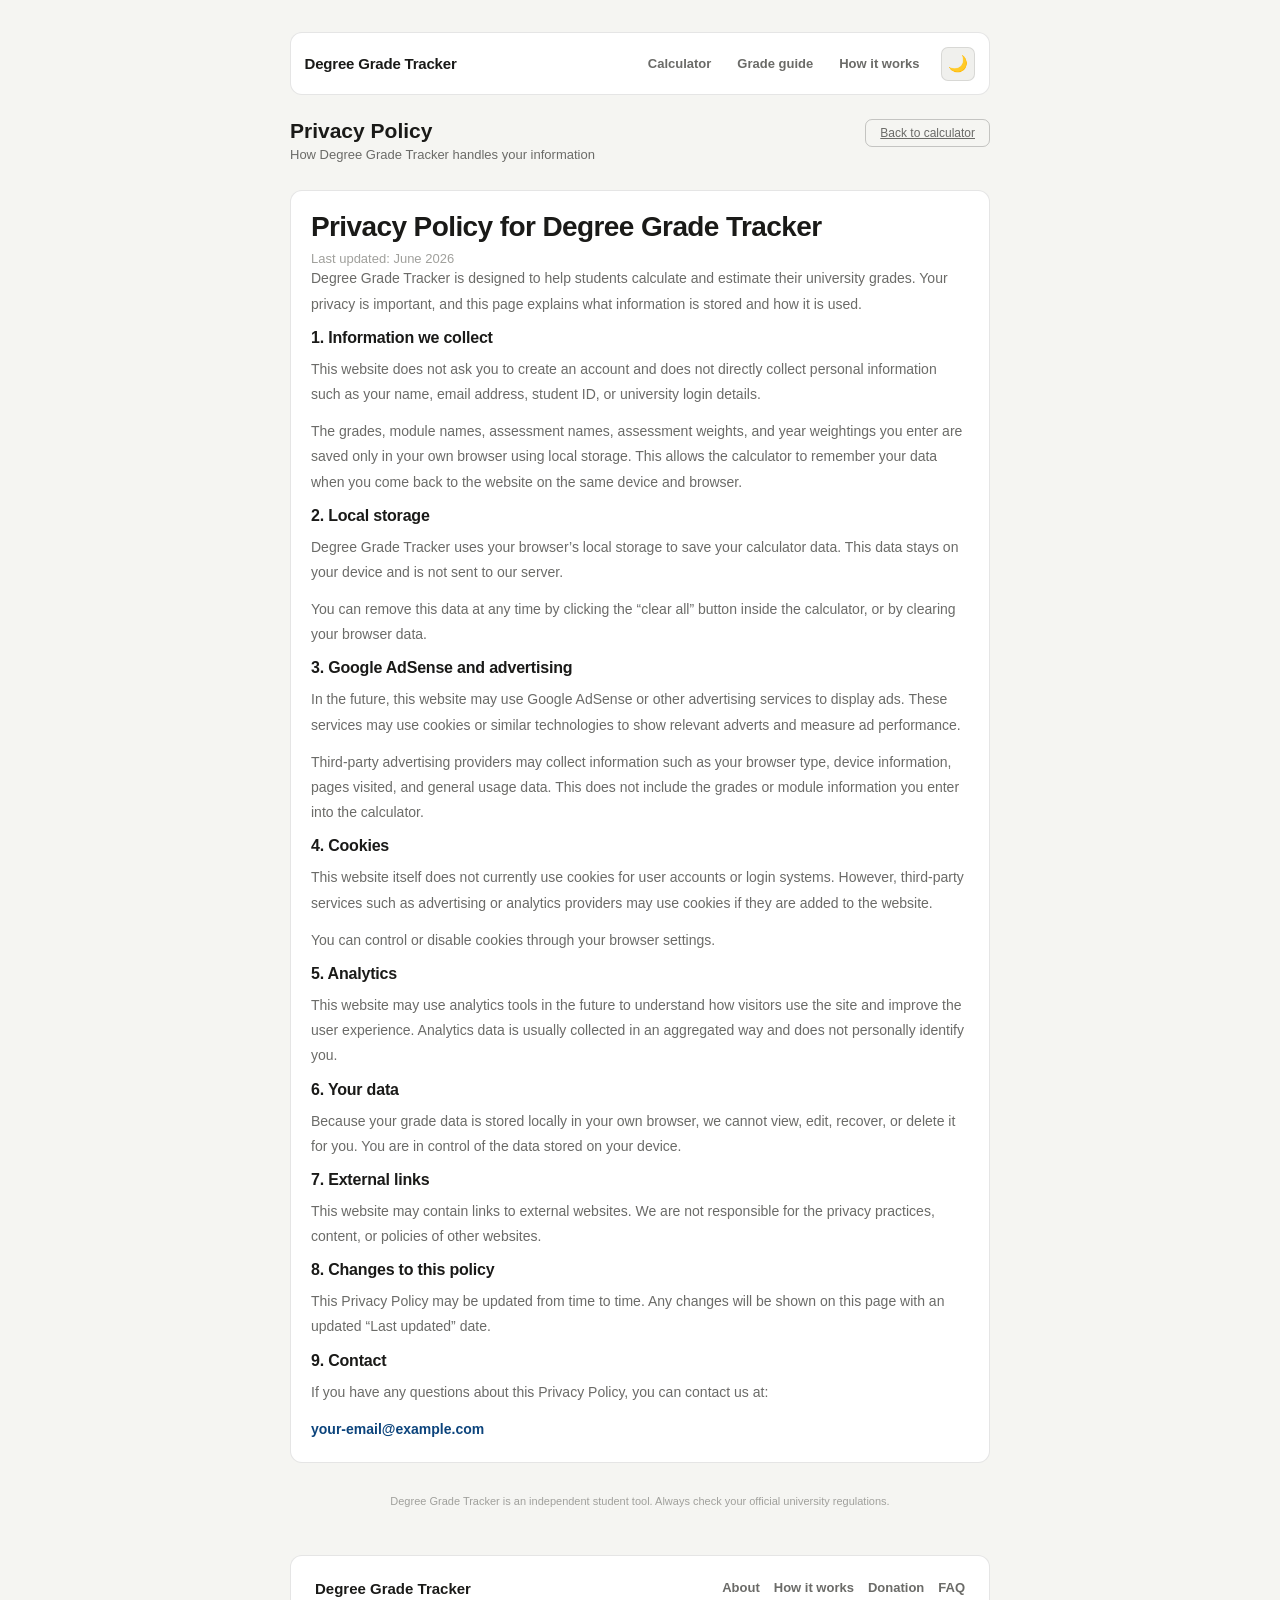
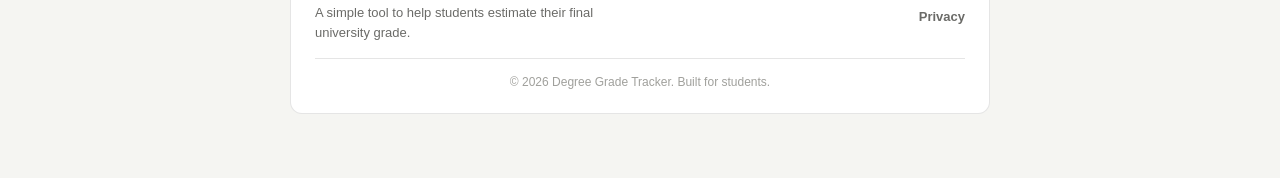
<file: pages/privacy.html>
<!DOCTYPE html>
<html lang="en">
<head>
  <meta charset="UTF-8" />
  <meta name="viewport" content="width=device-width, initial-scale=1.0" />

  <title>Privacy Policy | Degree Grade Tracker</title>

  <link rel="icon" type="image/png" sizes="1000x1000" href="logo.png">
  <link rel="apple-touch-icon" sizes="180x180" href="logo.png">
  <link rel="stylesheet" href="../style.css">
</head>

<body>
  <div class="container">
<header class="site-header">
  <a class="site-logo" href="../index.html">
    Degree Grade Tracker
  </a>

  <div class="site-header-actions">
    <button class="theme-toggle" id="theme-toggle" type="button" aria-label="Toggle dark mode">
      <span id="theme-icon">🌙</span>
    </button>

    <button class="nav-toggle" id="nav-toggle" type="button" aria-label="Open menu" aria-expanded="false">
      <span></span>
      <span></span>
      <span></span>
    </button>
  </div>

  <nav class="site-nav" id="site-nav" aria-label="Main navigation">
    <a href="../index.html">Calculator</a>
    <a href="how-universities-calculate-grades.html">Grade guide</a>
    <a href="how-it-works.html">How it works</a>
  </nav>
</header>
    <div class="top-bar">
      <div class="top-bar-left">
        <h1>Privacy Policy</h1>
        <p class="subtitle">How Degree Grade Tracker handles your information</p>
      </div>

      <div class="save-bar">
        <a class="btn" href="../index.html">Back to calculator</a>
      </div>
    </div>

    <div class="card">
      <h2 class="privacy-heading">Privacy Policy for Degree Grade Tracker</h2>
      <p class="privacy-date">Last updated: June 2026</p>

      <p class="privacy-text">
        Degree Grade Tracker is designed to help students calculate and estimate their university grades.
        Your privacy is important, and this page explains what information is stored and how it is used.
      </p>

      <h3 class="privacy-subheading">1. Information we collect</h3>
      <p class="privacy-text">
        This website does not ask you to create an account and does not directly collect personal information
        such as your name, email address, student ID, or university login details.
      </p>

      <p class="privacy-text">
        The grades, module names, assessment names, assessment weights, and year weightings you enter are saved
        only in your own browser using local storage. This allows the calculator to remember your data when you
        come back to the website on the same device and browser.
      </p>

      <h3 class="privacy-subheading">2. Local storage</h3>
      <p class="privacy-text">
        Degree Grade Tracker uses your browser’s local storage to save your calculator data. This data stays on
        your device and is not sent to our server.
      </p>

      <p class="privacy-text">
        You can remove this data at any time by clicking the “clear all” button inside the calculator, or by
        clearing your browser data.
      </p>

      <h3 class="privacy-subheading">3. Google AdSense and advertising</h3>
      <p class="privacy-text">
        In the future, this website may use Google AdSense or other advertising services to display ads.
        These services may use cookies or similar technologies to show relevant adverts and measure ad performance.
      </p>

      <p class="privacy-text">
        Third-party advertising providers may collect information such as your browser type, device information,
        pages visited, and general usage data. This does not include the grades or module information you enter
        into the calculator.
      </p>

      <h3 class="privacy-subheading">4. Cookies</h3>
      <p class="privacy-text">
        This website itself does not currently use cookies for user accounts or login systems. However, third-party
        services such as advertising or analytics providers may use cookies if they are added to the website.
      </p>

      <p class="privacy-text">
        You can control or disable cookies through your browser settings.
      </p>

      <h3 class="privacy-subheading">5. Analytics</h3>
      <p class="privacy-text">
        This website may use analytics tools in the future to understand how visitors use the site and improve the
        user experience. Analytics data is usually collected in an aggregated way and does not personally identify you.
      </p>

      <h3 class="privacy-subheading">6. Your data</h3>
      <p class="privacy-text">
        Because your grade data is stored locally in your own browser, we cannot view, edit, recover, or delete it
        for you. You are in control of the data stored on your device.
      </p>

      <h3 class="privacy-subheading">7. External links</h3>
      <p class="privacy-text">
        This website may contain links to external websites. We are not responsible for the privacy practices,
        content, or policies of other websites.
      </p>

      <h3 class="privacy-subheading">8. Changes to this policy</h3>
      <p class="privacy-text">
        This Privacy Policy may be updated from time to time. Any changes will be shown on this page with an updated
        “Last updated” date.
      </p>

      <h3 class="privacy-subheading">9. Contact</h3>
      <p class="privacy-text">
        If you have any questions about this Privacy Policy, you can contact us at:
      </p>

      <p class="privacy-text">
        <a href="mailto:your-email@example.com">your-email@example.com</a>
      </p>
    </div>

    <p class="formula-note">
      Degree Grade Tracker is an independent student tool. Always check your official university regulations.
    </p>
    <footer class="site-footer">
  <div class="footer-content">
    <div class="footer-brand">
      <h2>Degree Grade Tracker</h2>
      <p>A simple tool to help students estimate their final university grade.</p>
    </div>

    <nav class="footer-links" aria-label="Footer navigation">
      <a href="about.html">About</a>
      <a href="how-it-works.html">How it works</a>
      <a href="donation.html">Donation</a>
      <a href="faq.html">FAQ</a>
      <a href="privacy.html">Privacy</a>
    </nav>
  </div>

  <div class="footer-bottom">
    <p>© 2026 Degree Grade Tracker. Built for students.</p>
  </div>
</footer>

  </div>

 <script src="../script.js" defer></script>
</body>
</html>
</file>
<file: style.css>
*, *::before, *::after {
  box-sizing: border-box;
  margin: 0;
  padding: 0;
}

:root {
  --bg: #f5f5f2;
  --surface: #ffffff;
  --surface2: #f0f0ed;
  --border: rgba(0,0,0,0.1);
  --border2: rgba(0,0,0,0.2);
  --text: #1a1a18;
  --text2: #6b6b68;
  --text3: #a0a09c;
  --green: #27500a;
  --green-bg: #eaf3de;
  --blue: #0c447c;
  --blue-bg: #e6f1fb;
  --amber: #854f0b;
  --amber-bg: #faeeda;
  --red: #a32d2d;
  --red-bg: #fcebeb;
  --radius: 12px;
  --radius-sm: 7px;
}

@media (prefers-color-scheme: dark) {
  :root {
    --bg: #161614;
    --surface: #222220;
    --surface2: #2a2a27;
    --border: rgba(255,255,255,0.09);
    --border2: rgba(255,255,255,0.18);
    --text: #f0f0ec;
    --text2: #9a9a96;
    --text3: #606060;
    --green: #c0dd97;
    --green-bg: #1a3408;
    --blue: #b5d4f4;
    --blue-bg: #062240;
    --amber: #fac775;
    --amber-bg: #3a2005;
    --red: #f7c1c1;
    --red-bg: #3d1212;
  }
}

body {
  font-family: -apple-system, BlinkMacSystemFont, "Segoe UI", sans-serif;
  background: var(--bg);
  color: var(--text);
  min-height: 100vh;
  padding: 2rem 1rem 4rem;
}

.container {
  max-width: 700px;
  margin: 0 auto;
}

/* =========================
   Homepage Intro Section
========================= */

.intro-card {
  background: var(--surface);
  border: 1px solid var(--border);
  border-radius: var(--radius);
  padding: 1.25rem;
  margin-bottom: 1.5rem;
}

.intro-label {
  display: inline-block;
  font-size: 11px;
  font-weight: 700;
  letter-spacing: 0.08em;
  text-transform: uppercase;
  color: var(--blue);
  background: var(--blue-bg);
  padding: 5px 10px;
  border-radius: 999px;
  margin-bottom: 12px;
}

.intro-card h2 {
  font-size: 22px;
  line-height: 1.2;
  letter-spacing: -0.4px;
  margin-bottom: 10px;
}

.intro-card p {
  font-size: 14px;
  line-height: 1.7;
  color: var(--text2);
  margin-bottom: 10px;
}

.intro-card p:last-child {
  margin-bottom: 0;
}

@media (max-width: 480px) {
  .intro-card {
    padding: 1rem;
    margin-bottom: 1.25rem;
  }

  .intro-card h2 {
    font-size: 20px;
  }

  .intro-card p {
    font-size: 13.5px;
  }
}
@media (max-width: 480px) {
  .save-bar {
    flex-wrap: wrap;
  }

  #export-pdf-btn,
  #clear-data-btn {
    flex: 1;
  }
}

.top-bar {
  display: flex;
  align-items: flex-start;
  justify-content: space-between;
  margin-bottom: 1.75rem;
  gap: 12px;
}

.top-bar-left h1 {
  font-size: 21px;
  font-weight: 700;
}

.subtitle {
  font-size: 13px;
  color: var(--text2);
  margin-top: 4px;
}

.save-bar {
  display: flex;
  align-items: center;
  gap: 8px;
}

.save-status {
  font-size: 11px;
  color: var(--text3);
  white-space: nowrap;
}

.save-status.saved {
  color: var(--green);
}

.save-status.saving {
  color: var(--amber);
}

.btn {
  background: transparent;
  border: 1px solid var(--border2);
  border-radius: var(--radius-sm);
  padding: 6px 14px;
  font-size: 12px;
  color: var(--text2);
  cursor: pointer;
  font-family: inherit;
  font-weight: 500;
}

.btn:hover {
  background: var(--surface2);
}

.btn-danger {
  border-color: var(--red);
  color: var(--red);
}

.btn-danger:hover {
  background: var(--red-bg);
}

.metrics {
  display: grid;
  grid-template-columns: repeat(3, 1fr);
  gap: 10px;
  margin-bottom: 1.5rem;
}

.metric {
  background: var(--surface2);
  border-radius: var(--radius-sm);
  padding: 14px 16px;
}

.metric-label {
  font-size: 11px;
  color: var(--text2);
  text-transform: uppercase;
  letter-spacing: 0.06em;
  margin-bottom: 6px;
}

.metric-value {
  font-size: 24px;
  font-weight: 700;
}

.metric-sub {
  font-size: 11px;
  color: var(--text3);
  margin-top: 3px;
}

.weight-card {
  background: var(--surface);
  border: 1px solid var(--border);
  border-radius: var(--radius);
  padding: 14px 16px;
  margin: -0.5rem 0 1.5rem;
}

.weight-card-header {
  display: flex;
  justify-content: space-between;
  align-items: flex-start;
  gap: 12px;
  margin-bottom: 12px;
}

.weight-card h2 {
  font-size: 14px;
  margin-bottom: 3px;
}

.weight-card p {
  font-size: 12px;
  color: var(--text2);
}

.weight-total {
  background: var(--surface2);
  color: var(--text2);
  border-radius: 20px;
  padding: 4px 10px;
  font-size: 12px;
  font-weight: 700;
  white-space: nowrap;
}

.weight-controls {
  display: grid;
  grid-template-columns: 1fr 1fr;
  gap: 10px;
}

.weight-control {
  background: var(--surface2);
  border: 1px solid var(--border);
  border-radius: var(--radius-sm);
  padding: 10px 12px;
  display: flex;
  align-items: center;
  justify-content: space-between;
  gap: 10px;
  font-size: 13px;
  font-weight: 600;
  color: var(--text2);
}

.weight-input-wrap {
  display: flex;
  align-items: center;
  gap: 4px;
}

.year-weight-input {
  width: 64px;
  background: var(--surface);
  border: 1px solid var(--border);
  border-radius: var(--radius-sm);
  padding: 7px 8px;
  font-size: 15px;
  color: var(--text);
  font-family: inherit;
  text-align: center;
  font-weight: 700;
}

.year-weight-input:focus {
  outline: none;
  border-color: var(--border2);
}

.cls-badge {
  display: inline-block;
  padding: 3px 10px;
  border-radius: 20px;
  font-size: 12px;
  font-weight: 600;
  margin-top: 7px;
}

.cls-first {
  background: var(--green-bg);
  color: var(--green);
}

.cls-21 {
  background: var(--blue-bg);
  color: var(--blue);
}

.cls-22 {
  background: var(--amber-bg);
  color: var(--amber);
}

.cls-third {
  background: var(--red-bg);
  color: var(--red);
}

.cls-tbd {
  background: var(--surface2);
  color: var(--text3);
}

.tabs {
  display: flex;
  gap: 6px;
  margin-bottom: 1.25rem;
}

.tab {
  padding: 7px 18px;
  border-radius: var(--radius-sm);
  font-size: 13px;
  cursor: pointer;
  border: 1px solid var(--border);
  background: transparent;
  color: var(--text2);
  font-family: inherit;
  font-weight: 500;
}

.tab.active {
  background: var(--surface);
  color: var(--text);
  border-color: var(--border2);
}

.year-panel {
  display: none;
}

.year-panel.active {
  display: block;
}

.card {
  background: var(--surface);
  border: 1px solid var(--border);
  border-radius: var(--radius);
  padding: 1.25rem;
  margin-bottom: 1rem;
}

.card-header {
  display: flex;
  align-items: center;
  justify-content: space-between;
  margin-bottom: 12px;
}

.module-name-input {
  font-size: 15px;
  font-weight: 700;
  color: var(--text);
  background: transparent;
  border: none;
  border-bottom: 1px solid transparent;
  padding: 2px 0;
  font-family: inherit;
  flex: 1;
  min-width: 0;
}

.module-name-input:focus {
  outline: none;
  border-bottom-color: var(--border2);
}

.module-grade {
  font-size: 14px;
  font-weight: 700;
  min-width: 54px;
  text-align: right;
  color: var(--text2);
}

.del-mod-btn {
  background: transparent;
  border: 1px solid var(--border);
  border-radius: var(--radius-sm);
  padding: 2px 8px;
  font-size: 11px;
  color: var(--text2);
  cursor: pointer;
  font-family: inherit;
  margin-left: 8px;
}

.del-mod-btn:hover {
  color: var(--red);
  border-color: var(--red);
}

.bar-wrap {
  height: 4px;
  background: var(--surface2);
  border-radius: 3px;
  margin-bottom: 14px;
}

.bar-fill {
  height: 4px;
  border-radius: 3px;
  transition: width 0.3s;
}

.col-headers,
.comp-row {
  display: grid;
  grid-template-columns: 1fr 80px 80px 26px;
  gap: 8px;
  align-items: center;
}

.col-headers {
  margin-bottom: 5px;
}

.col-hdr {
  font-size: 11px;
  color: var(--text3);
  text-align: center;
}

.col-hdr:first-child {
  text-align: left;
}

.comp-row {
  margin-bottom: 6px;
}

.comp-input {
  background: var(--surface2);
  border: 1px solid var(--border);
  border-radius: var(--radius-sm);
  padding: 6px 8px;
  font-size: 13px;
  color: var(--text);
  font-family: inherit;
  width: 100%;
  text-align: center;
}

.comp-input.name-input {
  text-align: left;
}

.comp-input:focus {
  outline: none;
  border-color: var(--border2);
}

.comp-input::placeholder {
  color: var(--text3);
}

.rm-btn {
  background: transparent;
  border: none;
  color: var(--text3);
  cursor: pointer;
  font-size: 17px;
  padding: 0;
  line-height: 1;
  font-family: inherit;
}

.rm-btn:hover {
  color: var(--red);
}

.weight-warn {
  font-size: 11px;
  color: var(--amber);
  margin: 5px 0 2px;
  min-height: 15px;
}

.add-comp-btn,
.add-mod-btn {
  background: transparent;
  border: 1px dashed var(--border2);
  border-radius: var(--radius-sm);
  padding: 5px 14px;
  font-size: 12px;
  color: var(--text2);
  cursor: pointer;
  font-family: inherit;
  margin-top: 6px;
}

.add-mod-btn {
  border-radius: var(--radius);
  padding: 10px;
  width: 100%;
  font-size: 13px;
}

.add-comp-btn:hover,
.add-mod-btn:hover {
  background: var(--surface2);
}

.need-row {
  display: flex;
  justify-content: space-between;
  align-items: center;
  padding: 9px 0;
  border-bottom: 1px solid var(--border);
  font-size: 13px;
}

.need-row:last-child {
  border-bottom: none;
}

.need-ok {
  color: var(--green);
  font-weight: 600;
}

.need-no {
  color: var(--red);
}

.need-num {
  color: var(--text2);
}

.formula-note {
  font-size: 11px;
  color: var(--text3);
  text-align: center;
  margin-top: 2rem;
}

.toast {
  position: fixed;
  bottom: 24px;
  left: 50%;
  transform: translateX(-50%) translateY(60px);
  background: var(--text);
  color: var(--bg);
  padding: 8px 18px;
  border-radius: 20px;
  font-size: 13px;
  font-weight: 500;
  opacity: 0;
  transition: all 0.25s;
  pointer-events: none;
  z-index: 999;
}

.toast.show {
  opacity: 1;
  transform: translateX(-50%) translateY(0);
}

@media (max-width: 480px) {
  body {
    padding: 1.25rem 0.75rem 3rem;
  }

  .top-bar {
    flex-direction: column;
  }

  .save-bar {
    width: 100%;
    justify-content: flex-end;
  }

  .metrics {
    grid-template-columns: 1fr 1fr;
    gap: 8px;
  }

  .metrics .metric:last-child {
    grid-column: span 2;
  }

  .metric {
    padding: 12px;
  }

  .weight-card {
    margin-top: -0.25rem;
    padding: 14px;
  }

  .weight-card-header {
    align-items: center;
  }

  .weight-controls {
    grid-template-columns: 1fr;
  }

  .weight-control {
    padding: 12px;
  }

  .year-weight-input {
    width: 76px;
    min-height: 42px;
    font-size: 16px;
  }

  .col-headers,
  .comp-row {
    grid-template-columns: 1fr 60px 60px 22px;
    gap: 5px;
  }
}


.site-footer {
  margin-top: 3rem;
  padding: 1.5rem;
  background: var(--surface);
  border: 1px solid var(--border);
  border-radius: var(--radius);
}

.footer-content {
  display: flex;
  justify-content: space-between;
  align-items: flex-start;
  gap: 24px;
  padding-bottom: 1rem;
  border-bottom: 1px solid var(--border);
}

.footer-brand h2 {
  font-size: 15px;
  margin-bottom: 6px;
}

.footer-brand p {
  font-size: 13px;
  color: var(--text2);
  line-height: 1.5;
  max-width: 340px;
}

.footer-links {
  display: flex;
  gap: 14px;
  flex-wrap: wrap;
  justify-content: flex-end;
}

.footer-links a {
  font-size: 13px;
  color: var(--text2);
  text-decoration: none;
  font-weight: 600;
}

.footer-links a:hover {
  color: var(--text);
  text-decoration: underline;
}

.footer-bottom {
  padding-top: 1rem;
}

.footer-bottom p {
  font-size: 12px;
  color: var(--text3);
  text-align: center;
}

@media (max-width: 480px) {
  .site-footer {
    padding: 1.25rem;
    margin-top: 2rem;
  }

  .footer-content {
    flex-direction: column;
    gap: 16px;
  }

  .footer-links {
    width: 100%;
    justify-content: flex-start;
    gap: 10px 16px;
  }

  .footer-links a {
    font-size: 14px;
  }

  .footer-bottom p {
    text-align: left;
  }
}

/* =========================
   Privacy Page Styling
========================= */

.privacy-page .container {
  max-width: 820px;
}

.privacy-card {
  background: var(--surface);
  border: 1px solid var(--border);
  border-radius: 18px;
  padding: 2rem;
  box-shadow: 0 12px 35px rgba(0, 0, 0, 0.04);
}

.privacy-hero {
  margin-bottom: 1.75rem;
  padding-bottom: 1.25rem;
  border-bottom: 1px solid var(--border);
}

.privacy-label {
  display: inline-block;
  font-size: 11px;
  font-weight: 700;
  letter-spacing: 0.08em;
  text-transform: uppercase;
  color: var(--blue);
  background: var(--blue-bg);
  padding: 5px 10px;
  border-radius: 999px;
  margin-bottom: 12px;
}

.privacy-heading {
  font-size: 28px;
  line-height: 1.15;
  letter-spacing: -0.6px;
  margin-bottom: 8px;
}

.privacy-date {
  font-size: 13px;
  color: var(--text3);
}

.privacy-intro {
  font-size: 15px;
  line-height: 1.8;
  color: var(--text2);
  background: var(--surface2);
  border: 1px solid var(--border);
  border-radius: var(--radius);
  padding: 1rem;
  margin-bottom: 1.5rem;
}

.privacy-section {
  padding: 1.25rem 0;
  border-bottom: 1px solid var(--border);
}

.privacy-section:last-child {
  border-bottom: none;
  padding-bottom: 0;
}

.privacy-subheading {
  font-size: 16px;
  font-weight: 700;
  margin-bottom: 10px;
  letter-spacing: -0.2px;
}

.privacy-text {
  font-size: 14px;
  line-height: 1.8;
  color: var(--text2);
  margin-bottom: 12px;
}

.privacy-text:last-child {
  margin-bottom: 0;
}

.privacy-text strong {
  color: var(--text);
}

.privacy-list {
  padding-left: 1.2rem;
  margin-top: 8px;
}

.privacy-list li {
  font-size: 14px;
  line-height: 1.8;
  color: var(--text2);
  margin-bottom: 6px;
}

.privacy-highlight {
  background: var(--green-bg);
  color: var(--green);
  border: 1px solid rgba(39, 80, 10, 0.18);
  border-radius: var(--radius);
  padding: 1rem;
  margin: 1rem 0;
  font-size: 14px;
  line-height: 1.7;
  font-weight: 600;
}

.privacy-warning {
  background: var(--amber-bg);
  color: var(--amber);
  border: 1px solid rgba(133, 79, 11, 0.18);
  border-radius: var(--radius);
  padding: 1rem;
  margin: 1rem 0;
  font-size: 14px;
  line-height: 1.7;
  font-weight: 600;
}

.privacy-contact-box {
  background: var(--surface2);
  border: 1px solid var(--border);
  border-radius: var(--radius);
  padding: 1rem;
  margin-top: 12px;
}

.privacy-contact-box a,
.privacy-text a {
  color: var(--blue);
  font-weight: 700;
  text-decoration: none;
}

.privacy-contact-box a:hover,
.privacy-text a:hover {
  text-decoration: underline;
}

.privacy-mini-note {
  font-size: 12px;
  line-height: 1.6;
  color: var(--text3);
  margin-top: 1.5rem;
  text-align: center;
}

/* Mobile */
@media (max-width: 600px) {
  .privacy-card {
    padding: 1.25rem;
    border-radius: 14px;
  }

  .privacy-heading {
    font-size: 24px;
  }

  .privacy-intro {
    font-size: 14px;
    padding: 0.9rem;
  }

  .privacy-section {
    padding: 1rem 0;
  }

  .privacy-subheading {
    font-size: 15px;
  }

  .privacy-text,
  .privacy-list li,
  .privacy-highlight,
  .privacy-warning {
    font-size: 13.5px;
  }
}
/* =========================
   About Page Styling
========================= */

.about-page .container {
  max-width: 820px;
}

.about-card {
  background: var(--surface);
  border: 1px solid var(--border);
  border-radius: 18px;
  padding: 2rem;
  box-shadow: 0 12px 35px rgba(0, 0, 0, 0.04);
}

.about-hero {
  margin-bottom: 1.75rem;
  padding-bottom: 1.25rem;
  border-bottom: 1px solid var(--border);
}

.about-label {
  display: inline-block;
  font-size: 11px;
  font-weight: 700;
  letter-spacing: 0.08em;
  text-transform: uppercase;
  color: var(--blue);
  background: var(--blue-bg);
  padding: 5px 10px;
  border-radius: 999px;
  margin-bottom: 12px;
}

.about-heading {
  font-size: 28px;
  line-height: 1.15;
  letter-spacing: -0.6px;
  margin-bottom: 10px;
}

.about-intro {
  font-size: 15px;
  line-height: 1.8;
  color: var(--text2);
  max-width: 680px;
}

.about-section {
  padding: 1.25rem 0;
  border-bottom: 1px solid var(--border);
}

.about-section:last-child {
  border-bottom: none;
  padding-bottom: 0;
}

.about-section h3 {
  font-size: 17px;
  margin-bottom: 10px;
  letter-spacing: -0.2px;
}

.about-section p {
  font-size: 14px;
  line-height: 1.8;
  color: var(--text2);
  margin-bottom: 12px;
}

.about-section p:last-child {
  margin-bottom: 0;
}

.about-grid {
  display: grid;
  grid-template-columns: 1fr 1fr;
  gap: 12px;
  margin-top: 14px;
}

.about-feature {
  background: var(--surface2);
  border: 1px solid var(--border);
  border-radius: var(--radius);
  padding: 1rem;
}

.about-feature h4 {
  font-size: 14px;
  margin-bottom: 8px;
}

.about-feature p {
  font-size: 13px;
  line-height: 1.6;
  color: var(--text2);
  margin-bottom: 0;
}

.about-highlight {
  background: var(--amber-bg);
  border: 1px solid rgba(133, 79, 11, 0.18);
  border-radius: var(--radius);
  padding: 1rem;
  margin: 1.25rem 0;
}

.about-highlight h3 {
  color: var(--amber);
}

.about-highlight p {
  color: var(--amber);
  font-weight: 600;
}

@media (max-width: 600px) {
  .about-card {
    padding: 1.25rem;
    border-radius: 14px;
  }

  .about-heading {
    font-size: 24px;
  }

  .about-intro {
    font-size: 14px;
  }

  .about-section {
    padding: 1rem 0;
  }

  .about-grid {
    grid-template-columns: 1fr;
  }

  .about-section h3 {
    font-size: 16px;
  }

  .about-section p,
  .about-feature p {
    font-size: 13.5px;
  }
}

/* =========================
   FAQ Page Styling
========================= */

.faq-page .container {
  max-width: 820px;
}

.faq-card {
  background: var(--surface);
  border: 1px solid var(--border);
  border-radius: 18px;
  padding: 2rem;
  box-shadow: 0 12px 35px rgba(0, 0, 0, 0.04);
}

.faq-hero {
  margin-bottom: 1.75rem;
  padding-bottom: 1.25rem;
  border-bottom: 1px solid var(--border);
}

.faq-label {
  display: inline-block;
  font-size: 11px;
  font-weight: 700;
  letter-spacing: 0.08em;
  text-transform: uppercase;
  color: var(--blue);
  background: var(--blue-bg);
  padding: 5px 10px;
  border-radius: 999px;
  margin-bottom: 12px;
}

.faq-heading {
  font-size: 28px;
  line-height: 1.15;
  letter-spacing: -0.6px;
  margin-bottom: 10px;
}

.faq-intro {
  font-size: 15px;
  line-height: 1.8;
  color: var(--text2);
  max-width: 680px;
}

.faq-section {
  display: grid;
  gap: 10px;
}

.faq-item {
  background: var(--surface2);
  border: 1px solid var(--border);
  border-radius: var(--radius);
  padding: 0.9rem 1rem;
}

.faq-item summary {
  cursor: pointer;
  font-size: 14px;
  font-weight: 700;
  color: var(--text);
  list-style: none;
  display: flex;
  align-items: center;
  justify-content: space-between;
  gap: 12px;
}

.faq-item summary::-webkit-details-marker {
  display: none;
}

.faq-item summary::after {
  content: "+";
  font-size: 18px;
  color: var(--text3);
  font-weight: 600;
}

.faq-item[open] summary::after {
  content: "−";
}

.faq-item p {
  font-size: 14px;
  line-height: 1.7;
  color: var(--text2);
  margin-top: 10px;
  padding-top: 10px;
  border-top: 1px solid var(--border);
}

.contact-section {
  margin-top: 2rem;
  padding-top: 1.75rem;
  border-top: 1px solid var(--border);
}

.contact-heading {
  font-size: 22px;
  margin-bottom: 8px;
  letter-spacing: -0.3px;
}

.contact-text {
  font-size: 14px;
  line-height: 1.7;
  color: var(--text2);
  margin-bottom: 1rem;
}

.contact-form {
  background: var(--surface2);
  border: 1px solid var(--border);
  border-radius: var(--radius);
  padding: 1rem;
  display: grid;
  gap: 10px;
}

.contact-form label {
  font-size: 12px;
  font-weight: 700;
  color: var(--text2);
  margin-top: 4px;
}

.contact-form input,
.contact-form textarea {
  width: 100%;
  background: var(--surface);
  border: 1px solid var(--border);
  border-radius: var(--radius-sm);
  padding: 10px 12px;
  font-size: 14px;
  color: var(--text);
  font-family: inherit;
}

.contact-form textarea {
  resize: vertical;
  min-height: 140px;
}

.contact-form input:focus,
.contact-form textarea:focus {
  outline: none;
  border-color: var(--border2);
}

.contact-submit {
  width: fit-content;
  margin-top: 6px;
  background: var(--text);
  color: var(--bg);
  border-color: var(--text);
}

.contact-submit:hover {
  opacity: 0.9;
}

.contact-note {
  font-size: 12px;
  line-height: 1.6;
  color: var(--text3);
  margin-top: 12px;
}

.contact-note a {
  color: var(--blue);
  font-weight: 700;
  text-decoration: none;
}

.contact-note a:hover {
  text-decoration: underline;
}

@media (max-width: 600px) {
  .faq-card {
    padding: 1.25rem;
    border-radius: 14px;
  }

  .faq-heading {
    font-size: 24px;
  }

  .faq-intro {
    font-size: 14px;
  }

  .faq-item {
    padding: 0.85rem;
  }

  .faq-item summary {
    font-size: 13.5px;
  }

  .faq-item p,
  .contact-text {
    font-size: 13.5px;
  }

  .contact-heading {
    font-size: 20px;
  }

  .contact-submit {
    width: 100%;
    padding: 10px 14px;
  }
}
/* =========================
   Printable PDF Report
========================= */

#print-area {
  display: none;
}

@media print {
  body > *:not(#print-area) {
    display: none !important;
  }

  #print-area {
    display: block !important;
  }

  body {
    background: #ffffff !important;
    color: #111111 !important;
    padding: 0 !important;
  }

  #print-report {
    font-family: Arial, sans-serif;
    padding: 24px;
    color: #111111;
  }

  .print-header {
    border-bottom: 2px solid #111111;
    padding-bottom: 16px;
    margin-bottom: 22px;
  }

  .print-header h1 {
    font-size: 26px;
    margin-bottom: 6px;
  }

  .print-header p {
    font-size: 13px;
    color: #555555;
  }

  .print-summary {
    display: grid;
    grid-template-columns: repeat(3, 1fr);
    gap: 10px;
    margin-bottom: 26px;
  }

  .print-summary div {
    border: 1px solid #dddddd;
    border-radius: 8px;
    padding: 12px;
    background: #f7f7f7;
  }

  .print-summary span {
    display: block;
    font-size: 11px;
    text-transform: uppercase;
    color: #666666;
    margin-bottom: 5px;
  }

  .print-summary strong {
    font-size: 20px;
  }

  .print-summary p {
    font-size: 12px;
    color: #555555;
    margin-top: 4px;
  }

  .print-year {
    margin-top: 24px;
  }

  .print-year h2 {
    font-size: 20px;
    border-bottom: 1px solid #dddddd;
    padding-bottom: 8px;
    margin-bottom: 14px;
  }

  .print-module {
    border: 1px solid #dddddd;
    border-radius: 8px;
    padding: 12px;
    margin-bottom: 12px;
    break-inside: avoid;
    page-break-inside: avoid;
  }

  .print-module h3 {
    font-size: 16px;
    margin-bottom: 6px;
  }

  .print-module p {
    font-size: 13px;
    color: #555555;
    margin-bottom: 10px;
  }

  .print-module table {
    width: 100%;
    border-collapse: collapse;
    font-size: 12px;
  }

  .print-module th,
  .print-module td {
    border: 1px solid #dddddd;
    padding: 7px;
    text-align: left;
  }

  .print-module th {
    background: #eeeeee;
  }

  .print-note {
    margin-top: 24px;
    padding-top: 14px;
    border-top: 1px solid #dddddd;
    font-size: 11px;
    color: #666666;
    line-height: 1.5;
  }
}

.module-actions {
  display: flex;
  align-items: center;
  gap: 8px;
}

.credit-control {
  display: flex;
  align-items: center;
  gap: 5px;
  background: var(--surface2);
  border: 1px solid var(--border);
  border-radius: var(--radius-sm);
  padding: 3px 6px;
}

.credit-control span {
  font-size: 10px;
  color: var(--text3);
  text-transform: uppercase;
  letter-spacing: 0.04em;
}

.credit-input {
  width: 48px;
  background: var(--surface);
  border: 1px solid var(--border);
  border-radius: var(--radius-sm);
  padding: 4px 5px;
  font-size: 12px;
  color: var(--text);
  font-family: inherit;
  text-align: center;
  font-weight: 700;
}

.credit-input:focus {
  outline: none;
  border-color: var(--border2);
}

@media (max-width: 520px) {
  .card-header {
    align-items: flex-start;
    gap: 10px;
  }

  .module-actions {
    flex-direction: column;
    align-items: flex-end;
    gap: 6px;
  }

  .credit-control {
    padding: 5px 7px;
  }

  .credit-input {
    width: 58px;
    min-height: 32px;
  }
}

.module-help-card {
  background: var(--blue-bg);
  border: 1px solid rgba(12, 68, 124, 0.18);
  border-radius: var(--radius);
  padding: 1rem;
  margin-bottom: 1rem;
}

.module-help-card h2 {
  font-size: 15px;
  margin-bottom: 8px;
  color: var(--blue);
}

.module-help-card p {
  font-size: 13px;
  line-height: 1.7;
  color: var(--text2);
  margin-bottom: 8px;
}

.module-help-card p:last-child {
  margin-bottom: 0;
}

.module-help-note {
  font-weight: 700;
  color: var(--blue) !important;
}

@media (max-width: 480px) {
  .module-help-card {
    padding: 0.9rem;
  }

  .module-help-card p {
    font-size: 13px;
  }
}

/* =========================
   Module Help Card
========================= */

.module-help-card {
  background: var(--blue-bg);
  border: 1px solid rgba(12, 68, 124, 0.18);
  border-radius: var(--radius);
  padding: 1rem;
  margin-bottom: 1rem;
  display: flex;
  justify-content: space-between;
  align-items: flex-start;
  gap: 16px;
}

.module-help-content {
  flex: 1;
}

.module-help-card h2 {
  font-size: 15px;
  margin-bottom: 10px;
  color: var(--blue);
}

.module-help-steps {
  list-style: none;
  counter-reset: step-counter;
  display: grid;
  gap: 8px;
  margin-bottom: 10px;
}

.module-help-steps li {
  counter-increment: step-counter;
  display: flex;
  align-items: flex-start;
  gap: 9px;
  font-size: 13px;
  line-height: 1.5;
  color: var(--text2);
}

.module-help-steps li::before {
  content: counter(step-counter);
  width: 22px;
  height: 22px;
  flex: 0 0 22px;
  border-radius: 999px;
  background: var(--surface);
  color: var(--blue);
  border: 1px solid rgba(12, 68, 124, 0.25);
  display: grid;
  place-items: center;
  font-size: 11px;
  font-weight: 800;
}

.module-help-note {
  font-size: 13px;
  line-height: 1.6;
  font-weight: 700;
  color: var(--blue) !important;
}

.video-help-btn {
  background: var(--surface);
  color: var(--blue);
  border-color: rgba(12, 68, 124, 0.25);
  font-weight: 700;
  text-decoration: none;
}

.video-help-btn:hover {
  background: var(--blue-bg);
}

@media (max-width: 520px) {
  .module-help-card {
    flex-direction: column;
    gap: 12px;
  }

  .video-help-btn {
    width: 100%;
    padding: 10px 14px;
    text-align: center;
  }
}/* =========================
   How It Works Page
========================= */

.how-page .container {
  max-width: 820px;
}

.how-card {
  background: var(--surface);
  border: 1px solid var(--border);
  border-radius: 18px;
  padding: 2rem;
  box-shadow: 0 12px 35px rgba(0, 0, 0, 0.04);
}

.how-hero {
  margin-bottom: 1.75rem;
  padding-bottom: 1.25rem;
  border-bottom: 1px solid var(--border);
}

.how-label {
  display: inline-block;
  font-size: 11px;
  font-weight: 700;
  letter-spacing: 0.08em;
  text-transform: uppercase;
  color: var(--blue);
  background: var(--blue-bg);
  padding: 5px 10px;
  border-radius: 999px;
  margin-bottom: 12px;
}

.how-hero h2 {
  font-size: 28px;
  line-height: 1.15;
  letter-spacing: -0.6px;
  margin-bottom: 10px;
}

.how-hero p {
  font-size: 15px;
  line-height: 1.8;
  color: var(--text2);
}

.how-video-section {
  margin-bottom: 1.75rem;
}

.video-placeholder {
  aspect-ratio: 16 / 9;
  background: var(--surface2);
  border: 1px dashed var(--border2);
  border-radius: var(--radius);
  display: grid;
  place-items: center;
  text-align: center;
  padding: 1rem;
}

.video-placeholder span {
  display: block;
  font-size: 15px;
  font-weight: 800;
  color: var(--text);
  margin-bottom: 6px;
}

.video-placeholder p {
  font-size: 13px;
  color: var(--text2);
}

.static-video {
  position: relative;
  width: 100%;
  aspect-ratio: 16 / 9;
  background: #000;
  border-radius: var(--radius);
  overflow: hidden;
}

.static-video iframe {
  position: absolute;
  inset: 0;
  width: 100%;
  height: 100%;
  border: 0;
}

.how-section {
  padding: 1.25rem 0;
  border-bottom: 1px solid var(--border);
}

.how-section:last-child {
  border-bottom: none;
  padding-bottom: 0;
}

.how-section h3 {
  font-size: 17px;
  margin-bottom: 10px;
}

.how-section p {
  font-size: 14px;
  line-height: 1.8;
  color: var(--text2);
  margin-bottom: 10px;
}

.how-section p:last-child {
  margin-bottom: 0;
}

.how-example {
  background: var(--surface2);
  border: 1px solid var(--border);
  border-radius: var(--radius);
  padding: 1rem;
  margin: 12px 0;
}

.how-example p {
  margin-bottom: 4px;
}

.how-formula {
  background: var(--blue-bg);
  color: var(--blue);
  border: 1px solid rgba(12, 68, 124, 0.18);
  border-radius: var(--radius);
  padding: 0.9rem 1rem;
  margin: 12px 0;
  font-size: 14px;
  font-weight: 800;
  line-height: 1.6;
}

.how-warning {
  background: var(--amber-bg);
  border: 1px solid rgba(133, 79, 11, 0.18);
  border-radius: var(--radius);
  padding: 1rem;
  margin-top: 1.25rem;
}

.how-warning h3,
.how-warning p {
  color: var(--amber);
}

.how-warning p {
  font-weight: 600;
}

@media (max-width: 600px) {
  .how-card {
    padding: 1.25rem;
    border-radius: 14px;
  }

  .how-hero h2 {
    font-size: 24px;
  }

  .how-hero p,
  .how-section p {
    font-size: 13.5px;
  }

  .how-section {
    padding: 1rem 0;
  }

  .how-formula {
    font-size: 13px;
  }
}

/* =========================
   Information Centre Page
========================= */

.info-page .container {
  max-width: 900px;
}

.info-card {
  background: var(--surface);
  border: 1px solid var(--border);
  border-radius: 18px;
  padding: 2rem;
  box-shadow: 0 12px 35px rgba(0, 0, 0, 0.04);
}

.info-hero {
  margin-bottom: 1.75rem;
  padding-bottom: 1.25rem;
  border-bottom: 1px solid var(--border);
}

.info-label {
  display: inline-block;
  font-size: 11px;
  font-weight: 700;
  letter-spacing: 0.08em;
  text-transform: uppercase;
  color: var(--blue);
  background: var(--blue-bg);
  padding: 5px 10px;
  border-radius: 999px;
  margin-bottom: 12px;
}

.info-hero h2 {
  font-size: 30px;
  line-height: 1.15;
  letter-spacing: -0.7px;
  margin-bottom: 12px;
}

.info-hero p {
  font-size: 15px;
  line-height: 1.8;
  color: var(--text2);
  max-width: 740px;
}

.info-warning-text {
  margin-top: 12px;
  font-weight: 700;
  color: var(--amber) !important;
}

.info-section {
  padding: 1.35rem 0;
  border-bottom: 1px solid var(--border);
}

.info-section:last-child {
  border-bottom: none;
  padding-bottom: 0;
}

.info-section h3 {
  font-size: 18px;
  margin-bottom: 10px;
  letter-spacing: -0.2px;
}

.info-section p {
  font-size: 14px;
  line-height: 1.8;
  color: var(--text2);
  margin-bottom: 10px;
}

.info-section p:last-child {
  margin-bottom: 0;
}

.info-example,
.info-warning-box {
  background: var(--surface2);
  border: 1px solid var(--border);
  border-radius: var(--radius);
  padding: 1rem;
  margin: 12px 0;
}

.info-example p,
.info-warning-box p {
  margin-bottom: 5px;
}

.info-warning-box {
  background: var(--amber-bg);
  border-color: rgba(133, 79, 11, 0.18);
}

.info-warning-box p {
  color: var(--amber);
  font-weight: 700;
}

.info-formula {
  background: var(--blue-bg);
  color: var(--blue);
  border: 1px solid rgba(12, 68, 124, 0.18);
  border-radius: var(--radius);
  padding: 0.95rem 1rem;
  margin: 12px 0;
  font-size: 14px;
  font-weight: 800;
  line-height: 1.6;
}

.info-table-wrap {
  overflow-x: auto;
  margin: 14px 0;
  border-radius: var(--radius);
  border: 1px solid var(--border);
}

.info-table {
  width: 100%;
  border-collapse: collapse;
  min-width: 520px;
  background: var(--surface);
}

.info-table th,
.info-table td {
  padding: 10px 12px;
  border-bottom: 1px solid var(--border);
  text-align: left;
  font-size: 13px;
}

.info-table th {
  background: var(--surface2);
  color: var(--text);
  font-weight: 800;
}

.info-table td {
  color: var(--text2);
}

.info-table tr:last-child td {
  border-bottom: none;
}

.uni-rules-grid {
  display: grid;
  grid-template-columns: repeat(3, 1fr);
  gap: 12px;
  margin-top: 14px;
}

.uni-rule-card {
  background: var(--surface2);
  border: 1px solid var(--border);
  border-radius: var(--radius);
  padding: 1rem;
}

.uni-rule-card h4 {
  font-size: 15px;
  margin-bottom: 8px;
}

.uni-rule-card p {
  font-size: 13px;
  line-height: 1.7;
  color: var(--text2);
  margin-bottom: 10px;
}

.uni-rule-card a {
  font-size: 13px;
  font-weight: 800;
  color: var(--blue);
  text-decoration: none;
}

.uni-rule-card a:hover {
  text-decoration: underline;
}

.info-list {
  padding-left: 1.2rem;
  margin-top: 8px;
}

.info-list li {
  font-size: 14px;
  line-height: 1.8;
  color: var(--text2);
  margin-bottom: 4px;
}

.info-cta {
  background: var(--green-bg);
  border: 1px solid rgba(39, 80, 10, 0.18);
  border-radius: var(--radius);
  padding: 1rem;
  margin-top: 1.25rem;
}

.info-cta h3 {
  color: var(--green);
}

.info-cta p {
  color: var(--green);
  font-weight: 600;
}

.info-cta-btn {
  display: inline-block;
  margin-top: 12px;
  background: var(--surface);
  color: var(--green);
  border-color: rgba(39, 80, 10, 0.25);
  text-decoration: none;
  font-weight: 800;
}

@media (max-width: 800px) {
  .uni-rules-grid {
    grid-template-columns: 1fr;
  }
}

@media (max-width: 600px) {
  .info-card {
    padding: 1.25rem;
    border-radius: 14px;
  }

  .info-hero h2 {
    font-size: 24px;
  }

  .info-hero p,
  .info-section p,
  .info-list li {
    font-size: 13.5px;
  }

  .info-section {
    padding: 1rem 0;
  }

  .info-formula {
    font-size: 13px;
  }

  .info-table {
    min-width: 480px;
  }
}
/* =========================
   Theme Overrides
========================= */

html[data-theme="light"] {
  --bg: #f5f5f2;
  --surface: #ffffff;
  --surface2: #f0f0ed;
  --border: rgba(0,0,0,0.1);
  --border2: rgba(0,0,0,0.2);
  --text: #1a1a18;
  --text2: #6b6b68;
  --text3: #a0a09c;
  --green: #27500a;
  --green-bg: #eaf3de;
  --blue: #0c447c;
  --blue-bg: #e6f1fb;
  --amber: #854f0b;
  --amber-bg: #faeeda;
  --red: #a32d2d;
  --red-bg: #fcebeb;
}

html[data-theme="dark"] {
  --bg: #161614;
  --surface: #222220;
  --surface2: #2a2a27;
  --border: rgba(255,255,255,0.09);
  --border2: rgba(255,255,255,0.18);
  --text: #f0f0ec;
  --text2: #9a9a96;
  --text3: #606060;
  --green: #c0dd97;
  --green-bg: #1a3408;
  --blue: #b5d4f4;
  --blue-bg: #062240;
  --amber: #fac775;
  --amber-bg: #3a2005;
  --red: #f7c1c1;
  --red-bg: #3d1212;
}

/* =========================
   Main Navigation
========================= */

.site-header {
  position: relative;
  display: grid;
  grid-template-columns: 1fr auto;
  align-items: center;
  gap: 12px;
  margin-bottom: 1.5rem;
  padding: 0.85rem;
  background: var(--surface);
  border: 1px solid var(--border);
  border-radius: var(--radius);
}

.site-logo {
  color: var(--text);
  text-decoration: none;
  font-size: 15px;
  font-weight: 800;
  letter-spacing: -0.2px;
}

.site-header-actions {
  display: flex;
  align-items: center;
  gap: 8px;
}

.theme-toggle,
.nav-toggle {
  width: 38px;
  height: 38px;
  border: 1px solid var(--border);
  border-radius: var(--radius-sm);
  background: var(--surface2);
  color: var(--text);
  cursor: pointer;
  display: grid;
  place-items: center;
}

.theme-toggle:hover,
.nav-toggle:hover {
  border-color: var(--border2);
}

.theme-toggle span {
  font-size: 16px;
  line-height: 1;
}

.nav-toggle {
  gap: 4px;
}

.nav-toggle span {
  display: block;
  width: 18px;
  height: 2px;
  background: var(--text);
  border-radius: 999px;
  transition: transform 0.2s, opacity 0.2s;
}

.nav-toggle.active span:nth-child(1) {
  transform: translateY(6px) rotate(45deg);
}

.nav-toggle.active span:nth-child(2) {
  opacity: 0;
}

.nav-toggle.active span:nth-child(3) {
  transform: translateY(-6px) rotate(-45deg);
}

.site-nav {
  grid-column: 1 / -1;
  display: none;
  gap: 6px;
  padding-top: 8px;
  border-top: 1px solid var(--border);
}

.site-nav.show {
  display: grid;
}

.site-nav a {
  color: var(--text2);
  text-decoration: none;
  font-size: 13px;
  font-weight: 700;
  padding: 10px 12px;
  border-radius: var(--radius-sm);
  background: var(--surface2);
  text-align: center;
}

.site-nav a:hover {
  color: var(--text);
}

.site-nav .nav-active {
  background: var(--blue-bg);
  color: var(--blue);
}

/* Desktop nav */
@media (min-width: 700px) {
  .site-header {
    display: flex;
    justify-content: space-between;
    align-items: center;
  }

  .site-header-actions {
    order: 3;
  }

  .theme-toggle {
    width: 34px;
    height: 34px;
  }

  .nav-toggle {
    display: none;
  }

  .site-nav {
    order: 2;
    display: flex;
    align-items: center;
    justify-content: flex-end;
    gap: 6px;
    padding-top: 0;
    border-top: none;
    margin-left: auto;
  }

  .site-nav a {
    background: transparent;
    padding: 7px 10px;
  }

  .site-nav a:hover {
    background: var(--surface2);
  }

  .site-nav .nav-active {
    background: var(--blue-bg);
  }
}
</file>
